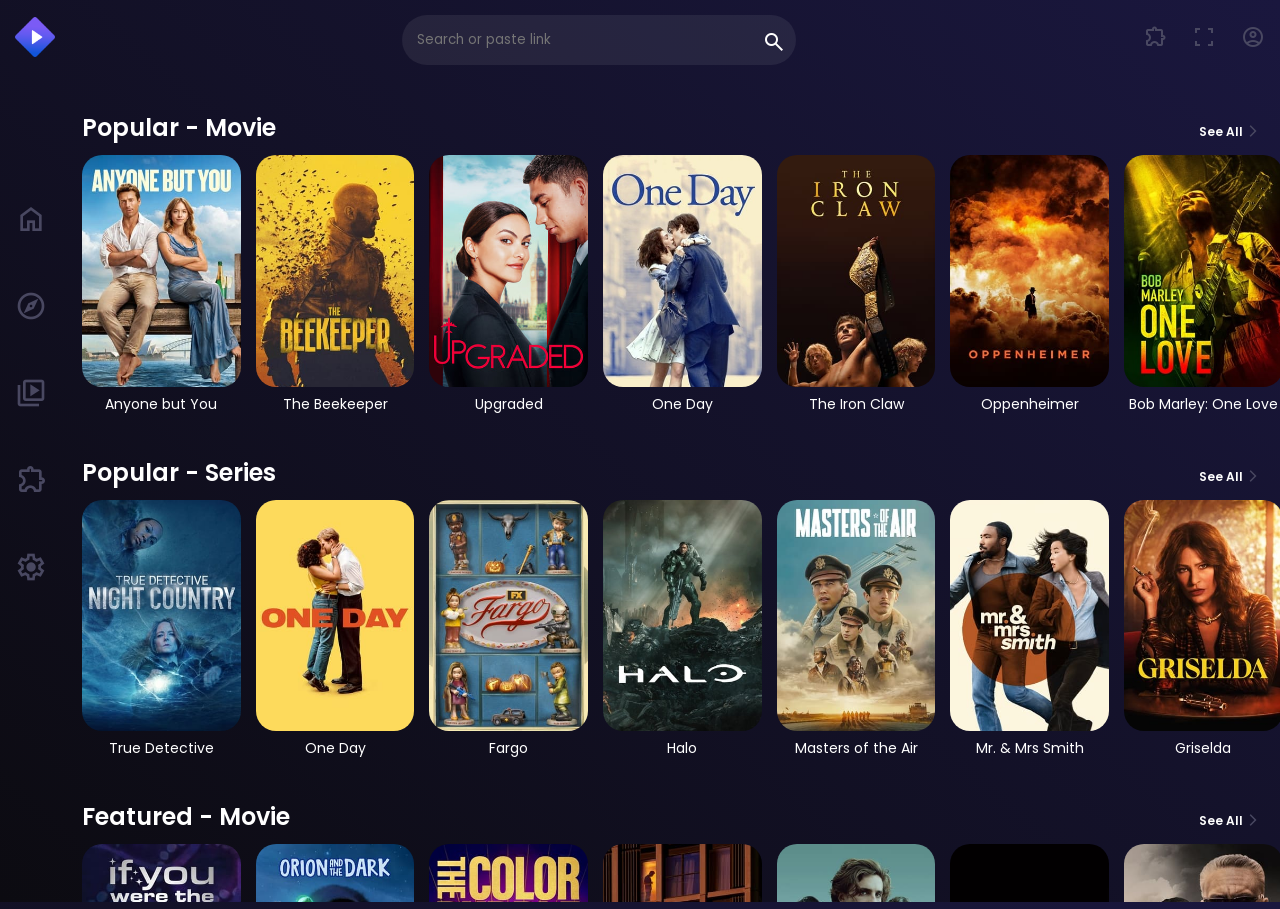
<file: old_clones/stremio-clone/index.html>
<!DOCTYPE html>
<html>

<head>
  <meta charset="UTF-8">
  <meta name="viewport" content="width=device-width, initial-scale=1.0">
  <title>Stremio - Freedom to Stream</title>
  <link rel="stylesheet" href="https://fonts.googleapis.com/css2?family=Material+Symbols+Outlined:opsz,wght,FILL,GRAD@20..48,100..700,0..1,-50..200" />
  <link rel="stylesheet" href="./css/styles.css">
  <link rel="stylesheet" href="./css/media-query.css">
  <link rel="shortcut icon" href="./img/logo.png" type="image/png">
  <style>
    body {
      background: linear-gradient(41deg, var(--background-color-1) 0%, var(--background-color-2) 100%);
    }
  </style>
</head>
<body>
  <header>
    <nav class="nav-top stick flex-container">
      <div class="logo">
        <img src="./img/logo.png" alt="stremio-logo">
      </div>
      <div class="search flex-container">
        <input type="search" class="searchbar" placeholder="Search or paste link" />
        <button class="searchbtn">
            <span class="material-symbols-outlined" style="color: white;">
              search
            </span>
        </button>
      </div>
      <div class="top-nav-items">
        <ul>
          <li>
            <a href="./pages/addons.html" target="frame">
              <span class="material-symbols-outlined">
                extension
              </span>
            </a>
          </li>
          <li>
            <span class="material-symbols-outlined">
              fullscreen
            </span>
          </li>
          <li>
            <a href="./pages/settings.html" target="frame">
            <span class="material-symbols-outlined">
              account_circle
            </span>
            </a>
          </li>
        </ul>
      </div>
    </nav>
  </header>
  <div style="display: flex;">
    <nav class="sidebar">
      <div class="sidebar-items">
        <ul>
          <li>
            <a href="./pages/home.html" class="active" target="frame">
              <span class="material-symbols-outlined">
                home
              </span>
            </a>
          </li>
          <li>
            <a href="./pages/explore.html" target="frame">
              <span class="material-symbols-outlined">
                explore
              </span>
            </a>
          </li>
          <li>
            <a href="./pages/video_library.html" target="frame">
              <span class="material-symbols-outlined">
                video_library
              </span>
            </a>
          </li>
          <li>
            <a href="./pages/addons.html" target="frame">
              <span class="material-symbols-outlined">
                extension
              </span>
            </a>
          </li>
          <li>
            <a href="./pages/settings.html" target="frame">
              <span class="material-symbols-outlined">
                settings
              </span>
            </a>
          </li>
        </ul>
      </div>
    </nav>
    <main class="content">
      <iframe src="./pages/home.html" name="frame" id="frame"></iframe>
    </main>
  </div>

</body>

</html>
</file>
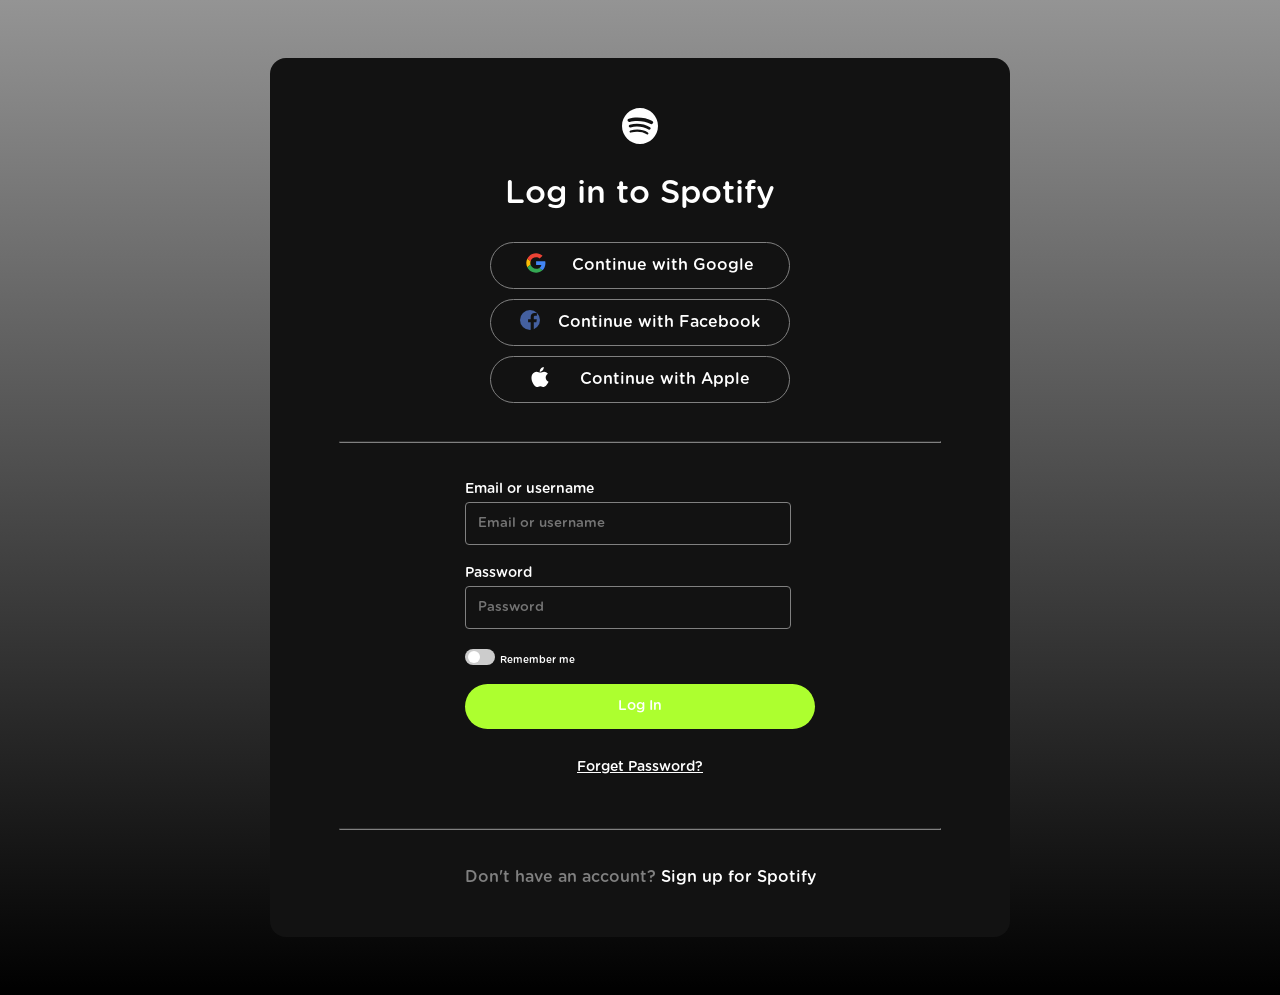
<file: old_clones/spotify-clone/login.html>
<!DOCTYPE html>
<html lang="en">

<head>
    <meta charset="UTF-8">
    <meta name="viewport" content="width=device-width, initial-scale=1.0">
    <title>Spotify</title>
    <link rel="stylesheet" href="./assets/css/style.css">
    <link rel="stylesheet" href="./assets/css/media-query.css">
    <link rel="shortcut icon" href="./assets/img/favicon.png" type="image/png">

    <style>
        *{
            color: white;
        }
    </style>

</head>

<body class="login-body">
    <div class="login-form flex-cntr flex-col">
        <div class="login-logo flex-cntr"><svg role="img" viewBox="0 0 24 24" aria-label="Spotify" aria-hidden="false"
                height="100%" data-encore-id="logoSpotify" class="Svg-sc-6c3c1v-0 fMEvxo" style="fill: white;">
                <title>Spotify</title>
                <path
                    d="M31.8234 11.0782C29.8042 10.5836 29.4444 10.2376 29.4444 9.50832C29.4444 8.8202 30.077 8.35677 31.0159 8.35677C31.9262 8.35677 32.8296 8.70885 33.7765 9.43308C33.8051 9.45515 33.8407 9.46318 33.8763 9.45816C33.8937 9.45541 33.9104 9.4491 33.9253 9.43962C33.9403 9.43013 33.9532 9.41767 33.9633 9.40299L34.9496 7.97659C34.9691 7.9483 34.9774 7.91361 34.9728 7.87941C34.9682 7.84522 34.9511 7.81402 34.9249 7.79203C33.7982 6.86416 32.5291 6.41378 31.0456 6.41378C28.8653 6.41378 27.3422 7.75591 27.3422 9.67684C27.3422 11.7372 28.6567 12.4654 30.927 13.0292C32.8592 13.4856 33.1854 13.8688 33.1854 14.5529C33.1854 15.3102 32.5262 15.7817 31.4647 15.7817C30.2855 15.7817 29.3239 15.3744 28.2485 14.4185C28.2354 14.4066 28.22 14.3975 28.2033 14.3918C28.1866 14.3861 28.169 14.3839 28.1515 14.3853C28.1339 14.3867 28.1168 14.3917 28.1012 14.4C28.0856 14.4083 28.0719 14.4197 28.0607 14.4335L26.9547 15.7837C26.9322 15.8106 26.921 15.8454 26.9234 15.8806C26.9258 15.9158 26.9416 15.9487 26.9676 15.9722C28.2199 17.1188 29.7587 17.7236 31.4192 17.7236C33.7695 17.7236 35.2877 16.4066 35.2877 14.3683C35.2877 12.645 34.2845 11.6921 31.8234 11.0782ZM42.31 13.3873C42.31 14.8418 41.4363 15.8579 40.185 15.8579C38.9496 15.8579 38.0165 14.7966 38.0165 13.3873C38.0165 11.9789 38.9486 10.9177 40.186 10.9177C41.4165 10.9177 42.31 11.9559 42.31 13.3873ZM40.6041 9.03385C39.5861 9.03385 38.7499 9.44613 38.061 10.2897V9.3408C38.0613 9.30506 38.0476 9.27066 38.023 9.2451C37.9984 9.21955 37.9648 9.20491 37.9296 9.20438H36.1209C36.1033 9.20451 36.086 9.20814 36.0699 9.21507C36.0537 9.222 36.0391 9.23208 36.0268 9.24475C36.0145 9.25742 36.0048 9.27242 35.9982 9.2889C35.9916 9.30538 35.9883 9.32302 35.9884 9.3408V19.8873C35.9884 19.9626 36.0477 20.0237 36.1209 20.0237H37.9296C37.9648 20.0232 37.9984 20.0086 38.023 19.983C38.0476 19.9575 38.0613 19.9231 38.061 19.8873V16.5581C38.7509 17.3515 39.5861 17.7387 40.6041 17.7387C42.4968 17.7387 44.4123 16.2441 44.4123 13.3873C44.4123 10.5295 42.4968 9.03385 40.6041 9.03385ZM49.3235 15.8729C48.0267 15.8729 47.0502 14.8046 47.0502 13.3873C47.0502 11.9649 47.9931 10.9317 49.2938 10.9317C50.5985 10.9317 51.5819 12.001 51.5819 13.4194C51.5819 14.8408 50.6331 15.8729 49.3235 15.8729ZM49.3235 9.03486C46.8862 9.03486 44.9766 10.9608 44.9766 13.4184C44.9766 15.8499 46.8733 17.7557 49.2938 17.7557C51.739 17.7557 53.6545 15.8368 53.6545 13.3873C53.6545 10.9468 51.7529 9.03385 49.3235 9.03385V9.03486ZM58.8592 9.20438H56.8697V7.11795C56.8699 7.10013 56.8667 7.08243 56.8601 7.06589C56.8536 7.04935 56.8439 7.0343 56.8316 7.0216C56.8192 7.00891 56.8046 6.99883 56.7884 6.99195C56.7722 6.98507 56.7548 6.98152 56.7372 6.98153H54.9285C54.8935 6.98205 54.86 6.99655 54.8354 7.02189C54.8108 7.04723 54.797 7.08137 54.797 7.11694V9.20438H53.9273C53.9098 9.20451 53.8925 9.20815 53.8764 9.21509C53.8604 9.22203 53.8458 9.23213 53.8336 9.24481C53.8213 9.25749 53.8117 9.2725 53.8052 9.28898C53.7988 9.30545 53.7956 9.32306 53.7958 9.3408V10.9357C53.7958 11.0099 53.8551 11.0711 53.9273 11.0711H54.797V15.1969C54.797 16.864 55.6055 17.7096 57.2008 17.7096C57.8491 17.7096 58.3868 17.5722 58.8948 17.2763C58.9152 17.2644 58.9322 17.2474 58.944 17.2268C58.9558 17.2061 58.962 17.1827 58.962 17.1589V15.6402C58.962 15.6171 58.9561 15.5944 58.9451 15.5743C58.934 15.5541 58.9181 15.5371 58.8988 15.5249C58.8797 15.5128 58.8578 15.5059 58.8353 15.5048C58.8128 15.5038 58.7904 15.5086 58.7703 15.5188C58.4214 15.6994 58.0853 15.7817 57.7088 15.7817C57.1286 15.7817 56.8687 15.5108 56.8687 14.906V11.0701H58.8592C58.8768 11.07 58.8941 11.0664 58.9102 11.0594C58.9264 11.0525 58.941 11.0424 58.9533 11.0298C58.9656 11.0171 58.9753 11.0021 58.9819 10.9856C58.9885 10.9691 58.9918 10.9515 58.9917 10.9337V9.33879C58.9918 9.32106 58.9885 9.30347 58.9819 9.28705C58.9753 9.27062 58.9655 9.25569 58.9532 9.2431C58.9409 9.23051 58.9263 9.22052 58.9101 9.2137C58.894 9.20689 58.8767 9.20338 58.8592 9.20338V9.20438ZM65.7926 9.21241V8.95662C65.7926 8.20229 66.0743 7.86525 66.7069 7.86525C67.0834 7.86525 67.3869 7.94249 67.7259 8.05885C67.7458 8.06532 67.7669 8.06688 67.7876 8.06339C67.8082 8.0599 67.8277 8.05146 67.8445 8.03879C67.8617 8.02619 67.8757 8.0096 67.8853 7.99041C67.8949 7.97122 67.8999 7.94998 67.8998 7.92845V6.36563C67.9001 6.33654 67.891 6.30815 67.8741 6.28466C67.8572 6.26118 67.8333 6.24384 67.8059 6.23523C67.3194 6.08322 66.8126 6.00877 66.3036 6.01455C64.6333 6.01455 63.7497 6.97952 63.7497 8.80314V9.19635H62.8809C62.8457 9.19662 62.812 9.211 62.7872 9.23637C62.7624 9.26174 62.7485 9.29603 62.7485 9.33177V10.9347C62.7485 11.0099 62.8078 11.0711 62.8809 11.0711H63.7507V17.4348C63.7507 17.51 63.809 17.5702 63.8821 17.5702H65.6908C65.763 17.5702 65.8223 17.51 65.8223 17.4348V11.0701H67.5114L70.098 17.4317C69.8044 18.1008 69.5148 18.2342 69.1214 18.2342C68.8022 18.2342 68.4671 18.1359 68.1232 17.9433C68.1073 17.9346 68.0898 17.9292 68.0718 17.9275C68.0538 17.9257 68.0357 17.9277 68.0184 17.9333C68.0012 17.9395 67.9854 17.9491 67.9719 17.9617C67.9585 17.9743 67.9478 17.9896 67.9403 18.0065L67.3276 19.3858C67.3133 19.4168 67.3112 19.4522 67.3217 19.4848C67.3321 19.5174 67.3544 19.5447 67.3839 19.5613C67.9715 19.9033 68.6389 20.0787 69.3162 20.0689C70.6504 20.0689 71.3888 19.4309 72.0401 17.7136L75.1772 9.39697C75.1851 9.37633 75.1879 9.35406 75.1855 9.33206C75.1831 9.31005 75.1755 9.28896 75.1633 9.27058C75.1514 9.25244 75.1352 9.23756 75.1162 9.22724C75.0973 9.21693 75.0761 9.21149 75.0546 9.2114H73.1718C73.1441 9.21153 73.1172 9.22039 73.0947 9.23674C73.0722 9.25309 73.0553 9.27614 73.0462 9.30268L71.1179 14.9541L69.0058 9.29867C68.9965 9.27304 68.9797 9.25092 68.9576 9.23531C68.9355 9.21971 68.9092 9.21136 68.8823 9.2114H65.7926V9.21241ZM61.7729 9.20438H59.9642C59.929 9.20491 59.8954 9.21955 59.8708 9.2451C59.8462 9.27066 59.8325 9.30506 59.8328 9.3408V17.4348C59.8328 17.51 59.8921 17.5702 59.9652 17.5702H61.7739C61.8461 17.5702 61.9054 17.51 61.9054 17.4348V9.3398C61.9054 9.30406 61.8915 9.26976 61.8666 9.2444C61.8418 9.21903 61.8082 9.20464 61.7729 9.20438ZM60.8775 5.51902C60.5318 5.52114 60.2011 5.6624 59.958 5.91179C59.7148 6.16117 59.5792 6.49829 59.5807 6.84912C59.5798 7.023 59.6127 7.19536 59.6774 7.35636C59.7421 7.51736 59.8375 7.66384 59.958 7.78745C60.0785 7.91105 60.2218 8.00936 60.3797 8.07675C60.5377 8.14414 60.7071 8.1793 60.8785 8.18022C61.2243 8.1781 61.5552 8.0367 61.7983 7.7871C62.0415 7.53749 62.177 7.20012 62.1752 6.84912C62.1752 6.11385 61.5931 5.51902 60.8775 5.51902ZM76.7951 10.0099H76.464V10.4432H76.7951C76.9602 10.4432 77.059 10.3599 77.059 10.2265C77.059 10.0851 76.9602 10.0099 76.7951 10.0099ZM77.0096 10.6278L77.3704 11.1454H77.0659L76.7427 10.6709H76.464V11.1454H76.21V9.77414H76.805C77.1154 9.77414 77.3199 9.93764 77.3199 10.2115C77.3243 10.3067 77.2956 10.4005 77.2389 10.4765C77.1822 10.5526 77.1011 10.6061 77.0096 10.6278ZM76.7279 9.31873C76.0756 9.31873 75.5824 9.85037 75.5824 10.5014C75.5824 11.1514 76.0726 11.676 76.721 11.676C77.3733 11.676 77.8675 11.1444 77.8675 10.4934C77.8675 9.84335 77.3763 9.31873 76.7279 9.31873ZM76.721 11.8064C76.5529 11.806 76.3865 11.7719 76.2315 11.706C76.0764 11.6401 75.9357 11.5437 75.8175 11.4224C75.6993 11.3012 75.6058 11.1573 75.5426 10.9993C75.4794 10.8412 75.4475 10.672 75.449 10.5014C75.449 9.78517 76.0123 9.18833 76.7279 9.18833C76.896 9.18872 77.0624 9.22285 77.2174 9.28874C77.3725 9.35464 77.5132 9.451 77.6314 9.57229C77.7496 9.69358 77.8431 9.8374 77.9063 9.99547C77.9696 10.1535 78.0014 10.3228 77.9999 10.4934C77.9999 11.2096 77.4366 11.8074 76.721 11.8074V11.8064Z M19.0985 10.6382C15.2302 8.34115 8.85004 8.13001 5.15734 9.25061C4.56443 9.4307 3.93745 9.09586 3.75774 8.50285C3.57803 7.90967 3.91237 7.283 4.50579 7.10274C8.74454 5.81575 15.7911 6.06437 20.244 8.70775C20.7776 9.02438 20.9524 9.71333 20.6363 10.2458C20.3199 10.7793 19.6303 10.9549 19.0985 10.6382ZM17.6847 14.3488C14.4602 12.3664 9.54258 11.7923 5.72724 12.9502C5.23257 13.0996 4.71006 12.8208 4.55976 12.327C4.41084 11.8322 4.68965 11.3109 5.1838 11.1605C9.54206 9.83755 14.9602 10.4784 18.6638 12.7544C19.1038 13.0254 19.2424 13.6014 18.9717 14.0407C18.7003 14.481 18.1247 14.6191 17.6847 14.3488ZM16.475 17.5571C13.657 15.8349 10.1104 15.446 5.93306 16.4002C5.53058 16.4923 5.12966 16.2401 5.03782 15.8377C4.94546 15.4352 5.19677 15.0339 5.60011 14.9421C10.1715 13.8972 14.0923 14.3469 17.2554 16.2796C17.6079 16.4949 17.7191 16.9557 17.5034 17.3084C17.2879 17.6619 16.8275 17.7727 16.475 17.5571ZM0 11.9998C0 18.6277 5.37285 24 12 24C18.6277 24 24 18.6277 24 11.9998C24 5.37264 18.6277 0 12 0C5.37285 0 0 5.37264 0 11.9998Z">
                </path>
            </svg></div>
        <div class="login-title flex-cntr">Log in to Spotify</div>
        <div class="login-social-media flex-cntr flex-col">
            <div class="google">
                <a href=""><button class="flex-cntr">
                        <div></div>
                        <div><svg width="20px" height="20px" viewBox="-0.5 0 48 48" version="1.1"
                                xmlns="http://www.w3.org/2000/svg" xmlns:xlink="http://www.w3.org/1999/xlink"
                                fill="#000000">
                                <g id="SVGRepo_bgCarrier" stroke-width="0"></g>
                                <g id="SVGRepo_tracerCarrier" stroke-linecap="round" stroke-linejoin="round"></g>
                                <g id="SVGRepo_iconCarrier">
                                    <title>Google-color</title>
                                    <desc>Created with Sketch.</desc>
                                    <defs> </defs>
                                    <g id="Icons" stroke="none" stroke-width="1" fill="none" fill-rule="evenodd">
                                        <g id="Color-" transform="translate(-401.000000, -860.000000)">
                                            <g id="Google" transform="translate(401.000000, 860.000000)">
                                                <path
                                                    d="M9.82727273,24 C9.82727273,22.4757333 10.0804318,21.0144 10.5322727,19.6437333 L2.62345455,13.6042667 C1.08206818,16.7338667 0.213636364,20.2602667 0.213636364,24 C0.213636364,27.7365333 1.081,31.2608 2.62025,34.3882667 L10.5247955,28.3370667 C10.0772273,26.9728 9.82727273,25.5168 9.82727273,24"
                                                    id="Fill-1" fill="#FBBC05"> </path>
                                                <path
                                                    d="M23.7136364,10.1333333 C27.025,10.1333333 30.0159091,11.3066667 32.3659091,13.2266667 L39.2022727,6.4 C35.0363636,2.77333333 29.6954545,0.533333333 23.7136364,0.533333333 C14.4268636,0.533333333 6.44540909,5.84426667 2.62345455,13.6042667 L10.5322727,19.6437333 C12.3545909,14.112 17.5491591,10.1333333 23.7136364,10.1333333"
                                                    id="Fill-2" fill="#EB4335"> </path>
                                                <path
                                                    d="M23.7136364,37.8666667 C17.5491591,37.8666667 12.3545909,33.888 10.5322727,28.3562667 L2.62345455,34.3946667 C6.44540909,42.1557333 14.4268636,47.4666667 23.7136364,47.4666667 C29.4455,47.4666667 34.9177955,45.4314667 39.0249545,41.6181333 L31.5177727,35.8144 C29.3995682,37.1488 26.7323182,37.8666667 23.7136364,37.8666667"
                                                    id="Fill-3" fill="#34A853"> </path>
                                                <path
                                                    d="M46.1454545,24 C46.1454545,22.6133333 45.9318182,21.12 45.6113636,19.7333333 L23.7136364,19.7333333 L23.7136364,28.8 L36.3181818,28.8 C35.6879545,31.8912 33.9724545,34.2677333 31.5177727,35.8144 L39.0249545,41.6181333 C43.3393409,37.6138667 46.1454545,31.6490667 46.1454545,24"
                                                    id="Fill-4" fill="#4285F4"> </path>
                                            </g>
                                        </g>
                                    </g>
                                </g>
                            </svg></div>
                        <div>Continue with Google</div>
                        <div></div>
                    </button></a>
            </div>
            <div class="facebook">
                <a href=""><button class="flex-cntr">
                        <div></div>
                        <div><svg style="border-radius: 100%;" width="20px" height="20px" viewBox="0 0 48 48"
                                version="1.1" xmlns="http://www.w3.org/2000/svg"
                                xmlns:xlink="http://www.w3.org/1999/xlink" fill="#000000">
                                <g id="SVGRepo_bgCarrier" stroke-width="0"></g>
                                <g id="SVGRepo_tracerCarrier" stroke-linecap="round" stroke-linejoin="round"></g>
                                <g id="SVGRepo_iconCarrier">
                                    <title>Facebook-color</title>
                                    <desc>Created with Sketch.</desc>
                                    <defs> </defs>
                                    <g id="Icons" stroke="none" stroke-width="1" fill="none" fill-rule="evenodd">
                                        <g id="Color-" transform="translate(-200.000000, -160.000000)" fill="#4460A0">
                                            <path
                                                d="M225.638355,208 L202.649232,208 C201.185673,208 200,206.813592 200,205.350603 L200,162.649211 C200,161.18585 201.185859,160 202.649232,160 L245.350955,160 C246.813955,160 248,161.18585 248,162.649211 L248,205.350603 C248,206.813778 246.813769,208 245.350955,208 L233.119305,208 L233.119305,189.411755 L239.358521,189.411755 L240.292755,182.167586 L233.119305,182.167586 L233.119305,177.542641 C233.119305,175.445287 233.701712,174.01601 236.70929,174.01601 L240.545311,174.014333 L240.545311,167.535091 C239.881886,167.446808 237.604784,167.24957 234.955552,167.24957 C229.424834,167.24957 225.638355,170.625526 225.638355,176.825209 L225.638355,182.167586 L219.383122,182.167586 L219.383122,189.411755 L225.638355,189.411755 L225.638355,208 L225.638355,208 Z"
                                                id="Facebook"> </path>
                                        </g>
                                    </g>
                                </g>
                            </svg>
                        </div>
                        <div>Continue with Facebook</div>
                        <div></div>
                    </button></a>
            </div>
            <div class="apple">

                <a href=""><button class="flex-cntr">
                        <div></div>
                        <div><svg width="20px" height="20px" viewBox="-3.5 0 48 48" version="1.1"
                                xmlns="http://www.w3.org/2000/svg" xmlns:xlink="http://www.w3.org/1999/xlink"
                                fill="#000000">
                                <g id="SVGRepo_bgCarrier" stroke-width="0"></g>
                                <g id="SVGRepo_tracerCarrier" stroke-linecap="round" stroke-linejoin="round"></g>
                                <g id="SVGRepo_iconCarrier">
                                    <title>Apple-color</title>
                                    <desc>Created with Sketch.</desc>
                                    <defs> </defs>
                                    <g id="Icons" stroke="none" stroke-width="1" fill="none" fill-rule="evenodd">
                                        <g id="Color-" transform="translate(-204.000000, -560.000000)" fill="#ffffff">
                                            <path
                                                d="M231.174735,567.792499 C232.740177,565.771699 233.926883,562.915484 233.497649,560 C230.939077,560.177808 227.948466,561.814769 226.203475,563.948463 C224.612784,565.88177 223.305444,568.757742 223.816036,571.549042 C226.613071,571.636535 229.499881,569.960061 231.174735,567.792499 L231.174735,567.792499 Z M245,595.217241 C243.880625,597.712195 243.341978,598.827022 241.899976,601.03692 C239.888467,604.121745 237.052156,607.962958 233.53412,607.991182 C230.411652,608.02505 229.606488,605.94498 225.367451,605.970382 C221.128414,605.99296 220.244696,608.030695 217.116618,607.999649 C213.601387,607.968603 210.913765,604.502761 208.902256,601.417937 C203.27452,592.79849 202.68257,582.680377 206.152914,577.298162 C208.621711,573.476705 212.515678,571.241407 216.173986,571.241407 C219.89682,571.241407 222.239372,573.296075 225.322563,573.296075 C228.313175,573.296075 230.133913,571.235762 234.440281,571.235762 C237.700215,571.235762 241.153726,573.022307 243.611302,576.10431 C235.554045,580.546683 236.85858,592.121127 245,595.217241 L245,595.217241 Z"
                                                id="Apple"> </path>
                                        </g>
                                    </g>
                                </g>
                            </svg></div>
                        <div>Continue with Apple</div>
                        <div></div>
                    </button></a>
            </div>
        </div>
        <hr />
        <div class="login-main flex-cntr">
            <form action="index.html" class="flex-cntr flex-col gap">
                <div class="login-email flex-cntr flex-col">
                    <div class="label">
                        <label for="email">Email or username</label>
                    </div>
                    <div class="login-input ">
                        <input type="text" required placeholder="Email or username" id="email" name="email" />
                    </div>
                    <div id="email-error" class="error"></div>
                </div>
                <div class="login-password flex-cntr flex-col">
                    <div class="label">
                        <label for="password">Password</label>
                    </div>
                    <div class="login-input">
                        <input type="password" required placeholder="Password" id="password" name="password" />
                    </div>
                    <div id="email-error" class="error"></div>
                </div>
                <div class="remember-me">
                    <label class="switch">
                        <input type="checkbox">
                        <span class="slider round"></span>
                    </label>
                    <label class="rmbr">Remember me</label>
                </div>
                <div class="button">
                    <input type="submit" id="login-btn" value="Log In">
                </div>

                <div class="forget-password flex-cntr">
                    <a href="#">
                        <p>Forget Password?</p>
                    </a>
                </div>
            </form>
        </div>
        <hr />
        <div class="signup flex-cntr">
            <span>Don't have an account?&nbsp;</span><a href="#"><span> Sign up for Spotify</span></a>
        </div>
    </div>


    <script src="./assets/js/script.js"></script>
</body>

</html>
</file>
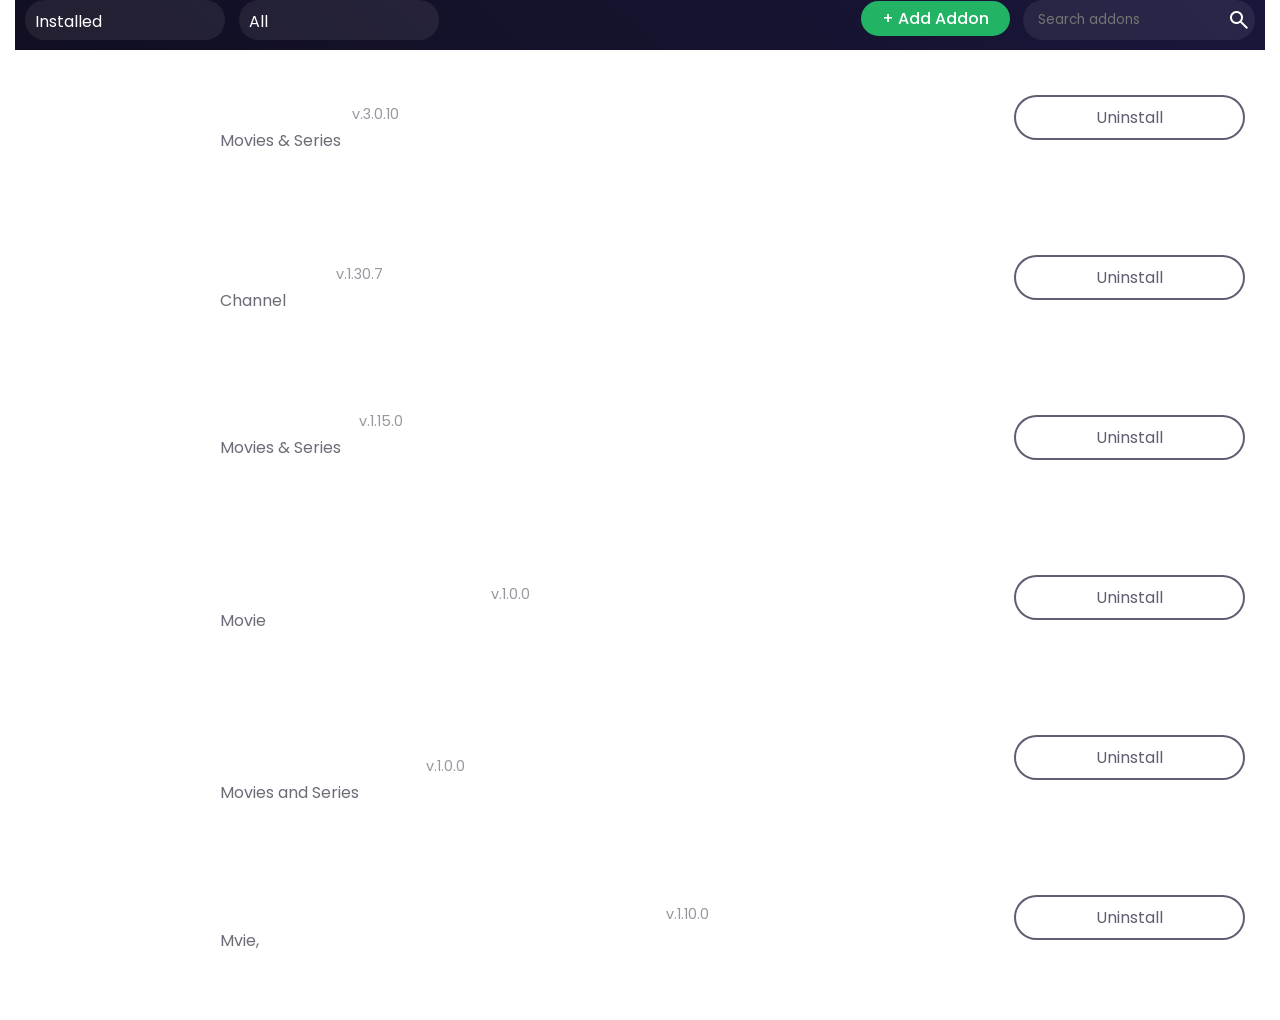
<file: old_clones/stremio-clone/pages/addons.html>
<!DOCTYPE html>
<html lang="en">

<head>
    <meta charset="UTF-8">
    <meta name="viewport" content="width=device-width, initial-scale=1.0">
    <title>Addons</title>
    <link rel="stylesheet" href="../css/styles.css">
    <link rel="stylesheet" href="../css/media-query.css">
    <link rel="stylesheet" href="https://fonts.googleapis.com/css2?family=Material+Symbols+Outlined:opsz,wght,FILL,GRAD@20..48,100..700,0..1,-50..200" />
    <style>

        * {
            margin: 0 5px;
        }
        .selectbar {
            justify-content: space-between;
        }

        .selectbar-left select {
            width: 200px;
            text-align: left;
        }

        .bg {
            background: linear-gradient(41deg, #110f21 0%, #19163b 100%);
        }

        .btn {
            padding: 0.25rem 1.25rem;
            font-size: 16px;
            text-transform: none;
            font-weight: 500;
            text-align: center;
        }
        
    </style>
</head>

<body>
    <div class="selectbar flex-container bg">
        <div class="selectbar-left">
            <select>
                <option>Official Addons</option>
                <option>Community Addons</option>
                <option selected>Installed</option>
            </select>
            <select>
                <option selected>All</option>
                <option>Movies</option>
                <option>Series</option>
                <option>Channel</option>
                <option>Others</option>
            </select>
        </div>


        <div class="selectbar-right">
            <button class="btn">+ Add Addon</button>
            <div class="search " style="display: inline-flex;">
                <input type="search" class="addonsbar searchbar" placeholder="Search addons" />
                <button class="searchbtn addonsbtn">
                    <span class="material-symbols-outlined" style="color: white;">
                        search
                    </span>
                </button>
            </div>
        </div>
    </div>

    <div class="flex-container flex-addons">

        <div class="addons-items">
            <div class="addons-left">
                <div class="svg">
                    <svg class="plugin-icon" viewBox="0 0 512 512">
                        <path
                            d="M345.0999999999999 480H274c-2.36 0.01-4.71-0.45-6.89-1.36-2.18-0.91-4.16-2.25-5.81-3.94a18.007 18.007 0 0 1-5.3-12.7v-27.7c0.03-4.26-0.82-8.48-2.5-12.4a32.303 32.303 0 0 0-7.2-10.4c-7.8-7.6-19.1-11.8-30.9-11.5-21.4 0.5-39.4 19.3-39.4 41.1v20.9c0.01 2.36-0.45 4.71-1.36 6.89-0.91 2.18-2.25 4.16-3.94 5.81a18.025 18.025 0 0 1-12.7 5.3h-70.4a55.666 55.666 0 0 1-39.36-16.26 55.637 55.637 0 0 1-16.34-39.34v-70.4a18.11 18.11 0 0 1 5.3-12.7 18.11 18.11 0 0 1 12.7-5.3h27.7c9.2 0 18.1-3.9 25.1-11 3.9-3.92 7-8.58 9.1-13.7a40.7 40.7 0 0 0 3.1-16.2c-0.3-21.2-17.7-39.1-38.1-39.1H50c-2.36 0.01-4.71-0.45-6.89-1.36-2.18-0.91-4.16-2.25-5.81-3.94a18.007 18.007 0 0 1-5.3-12.7v-70.4a55.782 55.782 0 0 1 4.2-21.3 53.887 53.887 0 0 1 12.1-18 55.709 55.709 0 0 1 39.3-16.3h55.2a8.08 8.08 0 0 0 5.7-2.3c0.74-0.75 1.33-1.64 1.72-2.62 0.4-0.98 0.6-2.02 0.58-3.08v-6.5a64.686 64.686 0 0 1 5.1-25.3 66.567 66.567 0 0 1 14.5-21.4 65.24 65.24 0 0 1 21.7-14.1c8.08-3.2 16.71-4.8 25.4-4.7 35.5 0.6 64.4 30.4 64.4 66.3v5.7a7.842 7.842 0 0 0 4.92 7.43c0.98 0.39 2.03 0.59 3.08 0.57h55.2c7.21-0.01 14.35 1.42 21 4.2a54.988 54.988 0 0 1 29.7 29.7 54.258 54.258 0 0 1 4.2 21v55.2a7.842 7.842 0 0 0 4.92 7.43c0.98 0.39 2.03 0.59 3.08 0.57h5.7c36.6 0 66.3 29 66.3 64.6 0 36.6-29.4 66.4-65.5 66.4h-6.5c-2.13-0.01-4.17 0.82-5.7 2.3-0.74 0.75-1.33 1.64-1.72 2.62-0.4 0.98-0.6 2.03-0.58 3.08v56c0.01 7.21-1.42 14.35-4.2 21a54.988 54.988 0 0 1-29.7 29.7 53.894 53.894 0 0 1-21 4.2Z"
                            style="fill: white;">
                        </path>
                    </svg>
                </div>
    
                <div class="flex-container addons-text">
                    <p class="addons-name">Cinemeta <span class="addons-version">v.3.0.10</span></p>
                    <p class="addons-category">Movies & Series</p>
                    <p class="addons-description">The official addon for movie and series catalog</p>
                </div>
            </div>

            <div class="addons-buttons flex-container">
                <button class="adn-uninstall">Uninstall</button>
                <span class="share-adn"><span class="text">Share addon</span></span>
            </div>

        </div>
 
        <div class="addons-items">
            <div class="addons-left">
                <div class="svg">
                    <svg class="plugin-icon" viewBox="0 0 512 512">
                        <path
                            d="M345.0999999999999 480H274c-2.36 0.01-4.71-0.45-6.89-1.36-2.18-0.91-4.16-2.25-5.81-3.94a18.007 18.007 0 0 1-5.3-12.7v-27.7c0.03-4.26-0.82-8.48-2.5-12.4a32.303 32.303 0 0 0-7.2-10.4c-7.8-7.6-19.1-11.8-30.9-11.5-21.4 0.5-39.4 19.3-39.4 41.1v20.9c0.01 2.36-0.45 4.71-1.36 6.89-0.91 2.18-2.25 4.16-3.94 5.81a18.025 18.025 0 0 1-12.7 5.3h-70.4a55.666 55.666 0 0 1-39.36-16.26 55.637 55.637 0 0 1-16.34-39.34v-70.4a18.11 18.11 0 0 1 5.3-12.7 18.11 18.11 0 0 1 12.7-5.3h27.7c9.2 0 18.1-3.9 25.1-11 3.9-3.92 7-8.58 9.1-13.7a40.7 40.7 0 0 0 3.1-16.2c-0.3-21.2-17.7-39.1-38.1-39.1H50c-2.36 0.01-4.71-0.45-6.89-1.36-2.18-0.91-4.16-2.25-5.81-3.94a18.007 18.007 0 0 1-5.3-12.7v-70.4a55.782 55.782 0 0 1 4.2-21.3 53.887 53.887 0 0 1 12.1-18 55.709 55.709 0 0 1 39.3-16.3h55.2a8.08 8.08 0 0 0 5.7-2.3c0.74-0.75 1.33-1.64 1.72-2.62 0.4-0.98 0.6-2.02 0.58-3.08v-6.5a64.686 64.686 0 0 1 5.1-25.3 66.567 66.567 0 0 1 14.5-21.4 65.24 65.24 0 0 1 21.7-14.1c8.08-3.2 16.71-4.8 25.4-4.7 35.5 0.6 64.4 30.4 64.4 66.3v5.7a7.842 7.842 0 0 0 4.92 7.43c0.98 0.39 2.03 0.59 3.08 0.57h55.2c7.21-0.01 14.35 1.42 21 4.2a54.988 54.988 0 0 1 29.7 29.7 54.258 54.258 0 0 1 4.2 21v55.2a7.842 7.842 0 0 0 4.92 7.43c0.98 0.39 2.03 0.59 3.08 0.57h5.7c36.6 0 66.3 29 66.3 64.6 0 36.6-29.4 66.4-65.5 66.4h-6.5c-2.13-0.01-4.17 0.82-5.7 2.3-0.74 0.75-1.33 1.64-1.72 2.62-0.4 0.98-0.6 2.03-0.58 3.08v56c0.01 7.21-1.42 14.35-4.2 21a54.988 54.988 0 0 1-29.7 29.7 53.894 53.894 0 0 1-21 4.2Z"
                            style="fill: white;">
                        </path>
                    </svg>
                </div>
    
                <div class="flex-container addons-text">
                    <p class="addons-name">YouTube <span class="addons-version">v.1.30.7</span></p>
                    <p class="addons-category">Channel</p>
                    <p class="addons-description">Watch your favourite YouTube channels ad-free and get notified when they upload new videos.</p>
                </div>
            </div>

            <div class="addons-buttons flex-container">
                <button class="adn-uninstall">Uninstall</button>
                <span class="share-adn"><span class="text">Share addon</span></span>
            </div>

        </div>

        <div class="addons-items">
            <div class="addons-left">
                <div class="svg">
                    <svg class="plugin-icon" viewBox="0 0 512 512">
                        <path
                            d="M345.0999999999999 480H274c-2.36 0.01-4.71-0.45-6.89-1.36-2.18-0.91-4.16-2.25-5.81-3.94a18.007 18.007 0 0 1-5.3-12.7v-27.7c0.03-4.26-0.82-8.48-2.5-12.4a32.303 32.303 0 0 0-7.2-10.4c-7.8-7.6-19.1-11.8-30.9-11.5-21.4 0.5-39.4 19.3-39.4 41.1v20.9c0.01 2.36-0.45 4.71-1.36 6.89-0.91 2.18-2.25 4.16-3.94 5.81a18.025 18.025 0 0 1-12.7 5.3h-70.4a55.666 55.666 0 0 1-39.36-16.26 55.637 55.637 0 0 1-16.34-39.34v-70.4a18.11 18.11 0 0 1 5.3-12.7 18.11 18.11 0 0 1 12.7-5.3h27.7c9.2 0 18.1-3.9 25.1-11 3.9-3.92 7-8.58 9.1-13.7a40.7 40.7 0 0 0 3.1-16.2c-0.3-21.2-17.7-39.1-38.1-39.1H50c-2.36 0.01-4.71-0.45-6.89-1.36-2.18-0.91-4.16-2.25-5.81-3.94a18.007 18.007 0 0 1-5.3-12.7v-70.4a55.782 55.782 0 0 1 4.2-21.3 53.887 53.887 0 0 1 12.1-18 55.709 55.709 0 0 1 39.3-16.3h55.2a8.08 8.08 0 0 0 5.7-2.3c0.74-0.75 1.33-1.64 1.72-2.62 0.4-0.98 0.6-2.02 0.58-3.08v-6.5a64.686 64.686 0 0 1 5.1-25.3 66.567 66.567 0 0 1 14.5-21.4 65.24 65.24 0 0 1 21.7-14.1c8.08-3.2 16.71-4.8 25.4-4.7 35.5 0.6 64.4 30.4 64.4 66.3v5.7a7.842 7.842 0 0 0 4.92 7.43c0.98 0.39 2.03 0.59 3.08 0.57h55.2c7.21-0.01 14.35 1.42 21 4.2a54.988 54.988 0 0 1 29.7 29.7 54.258 54.258 0 0 1 4.2 21v55.2a7.842 7.842 0 0 0 4.92 7.43c0.98 0.39 2.03 0.59 3.08 0.57h5.7c36.6 0 66.3 29 66.3 64.6 0 36.6-29.4 66.4-65.5 66.4h-6.5c-2.13-0.01-4.17 0.82-5.7 2.3-0.74 0.75-1.33 1.64-1.72 2.62-0.4 0.98-0.6 2.03-0.58 3.08v56c0.01 7.21-1.42 14.35-4.2 21a54.988 54.988 0 0 1-29.7 29.7 53.894 53.894 0 0 1-21 4.2Z"
                            style="fill: white;">
                        </path>
                    </svg>
                </div>
    
                <div class="flex-container addons-text">
                    <p class="addons-name">WatchHub <span class="addons-version">v.1.15.0</span></p>
                    <p class="addons-category">Movies & Series</p>
                    <p class="addons-description">Find where to stream your favorite movies and shows amongst Netflix, iTunes, Hulu, Amazon, HBO GO and many others. Supports many countries.</p>
                </div>
            </div>

            <div class="addons-buttons flex-container">
                <button class="adn-uninstall">Uninstall</button>
                <span class="share-adn"><span class="text">Share addon</span></span>
            </div>

        </div>

        <div class="addons-items">
            <div class="addons-left">
                <div class="svg">
                    <svg class="plugin-icon" viewBox="0 0 512 512">
                        <path
                            d="M345.0999999999999 480H274c-2.36 0.01-4.71-0.45-6.89-1.36-2.18-0.91-4.16-2.25-5.81-3.94a18.007 18.007 0 0 1-5.3-12.7v-27.7c0.03-4.26-0.82-8.48-2.5-12.4a32.303 32.303 0 0 0-7.2-10.4c-7.8-7.6-19.1-11.8-30.9-11.5-21.4 0.5-39.4 19.3-39.4 41.1v20.9c0.01 2.36-0.45 4.71-1.36 6.89-0.91 2.18-2.25 4.16-3.94 5.81a18.025 18.025 0 0 1-12.7 5.3h-70.4a55.666 55.666 0 0 1-39.36-16.26 55.637 55.637 0 0 1-16.34-39.34v-70.4a18.11 18.11 0 0 1 5.3-12.7 18.11 18.11 0 0 1 12.7-5.3h27.7c9.2 0 18.1-3.9 25.1-11 3.9-3.92 7-8.58 9.1-13.7a40.7 40.7 0 0 0 3.1-16.2c-0.3-21.2-17.7-39.1-38.1-39.1H50c-2.36 0.01-4.71-0.45-6.89-1.36-2.18-0.91-4.16-2.25-5.81-3.94a18.007 18.007 0 0 1-5.3-12.7v-70.4a55.782 55.782 0 0 1 4.2-21.3 53.887 53.887 0 0 1 12.1-18 55.709 55.709 0 0 1 39.3-16.3h55.2a8.08 8.08 0 0 0 5.7-2.3c0.74-0.75 1.33-1.64 1.72-2.62 0.4-0.98 0.6-2.02 0.58-3.08v-6.5a64.686 64.686 0 0 1 5.1-25.3 66.567 66.567 0 0 1 14.5-21.4 65.24 65.24 0 0 1 21.7-14.1c8.08-3.2 16.71-4.8 25.4-4.7 35.5 0.6 64.4 30.4 64.4 66.3v5.7a7.842 7.842 0 0 0 4.92 7.43c0.98 0.39 2.03 0.59 3.08 0.57h55.2c7.21-0.01 14.35 1.42 21 4.2a54.988 54.988 0 0 1 29.7 29.7 54.258 54.258 0 0 1 4.2 21v55.2a7.842 7.842 0 0 0 4.92 7.43c0.98 0.39 2.03 0.59 3.08 0.57h5.7c36.6 0 66.3 29 66.3 64.6 0 36.6-29.4 66.4-65.5 66.4h-6.5c-2.13-0.01-4.17 0.82-5.7 2.3-0.74 0.75-1.33 1.64-1.72 2.62-0.4 0.98-0.6 2.03-0.58 3.08v56c0.01 7.21-1.42 14.35-4.2 21a54.988 54.988 0 0 1-29.7 29.7 53.894 53.894 0 0 1-21 4.2Z"
                            style="fill: white;">
                        </path>
                    </svg>
                </div>
    
                <div class="flex-container addons-text">
                    <p class="addons-name">Public Domain Movies <span class="addons-version">v.1.0.0</span></p>
                    <p class="addons-category">Movie</p>
                    <p class="addons-description">Torrents for public domain movies. Include a collection of more than 500 public domain movies. </p>
                </div>
            </div>

            <div class="addons-buttons flex-container">
                <button class="adn-uninstall">Uninstall</button>
                <span class="share-adn"><span class="text">Share addon</span></span>
            </div>

        </div>

        <div class="addons-items">
            <div class="addons-left">
                <div class="svg">
                    <svg class="plugin-icon" viewBox="0 0 512 512">
                        <path
                            d="M345.0999999999999 480H274c-2.36 0.01-4.71-0.45-6.89-1.36-2.18-0.91-4.16-2.25-5.81-3.94a18.007 18.007 0 0 1-5.3-12.7v-27.7c0.03-4.26-0.82-8.48-2.5-12.4a32.303 32.303 0 0 0-7.2-10.4c-7.8-7.6-19.1-11.8-30.9-11.5-21.4 0.5-39.4 19.3-39.4 41.1v20.9c0.01 2.36-0.45 4.71-1.36 6.89-0.91 2.18-2.25 4.16-3.94 5.81a18.025 18.025 0 0 1-12.7 5.3h-70.4a55.666 55.666 0 0 1-39.36-16.26 55.637 55.637 0 0 1-16.34-39.34v-70.4a18.11 18.11 0 0 1 5.3-12.7 18.11 18.11 0 0 1 12.7-5.3h27.7c9.2 0 18.1-3.9 25.1-11 3.9-3.92 7-8.58 9.1-13.7a40.7 40.7 0 0 0 3.1-16.2c-0.3-21.2-17.7-39.1-38.1-39.1H50c-2.36 0.01-4.71-0.45-6.89-1.36-2.18-0.91-4.16-2.25-5.81-3.94a18.007 18.007 0 0 1-5.3-12.7v-70.4a55.782 55.782 0 0 1 4.2-21.3 53.887 53.887 0 0 1 12.1-18 55.709 55.709 0 0 1 39.3-16.3h55.2a8.08 8.08 0 0 0 5.7-2.3c0.74-0.75 1.33-1.64 1.72-2.62 0.4-0.98 0.6-2.02 0.58-3.08v-6.5a64.686 64.686 0 0 1 5.1-25.3 66.567 66.567 0 0 1 14.5-21.4 65.24 65.24 0 0 1 21.7-14.1c8.08-3.2 16.71-4.8 25.4-4.7 35.5 0.6 64.4 30.4 64.4 66.3v5.7a7.842 7.842 0 0 0 4.92 7.43c0.98 0.39 2.03 0.59 3.08 0.57h55.2c7.21-0.01 14.35 1.42 21 4.2a54.988 54.988 0 0 1 29.7 29.7 54.258 54.258 0 0 1 4.2 21v55.2a7.842 7.842 0 0 0 4.92 7.43c0.98 0.39 2.03 0.59 3.08 0.57h5.7c36.6 0 66.3 29 66.3 64.6 0 36.6-29.4 66.4-65.5 66.4h-6.5c-2.13-0.01-4.17 0.82-5.7 2.3-0.74 0.75-1.33 1.64-1.72 2.62-0.4 0.98-0.6 2.03-0.58 3.08v56c0.01 7.21-1.42 14.35-4.2 21a54.988 54.988 0 0 1-29.7 29.7 53.894 53.894 0 0 1-21 4.2Z"
                            style="fill: white;">
                        </path>
                    </svg>
                </div>
    
                <div class="flex-container addons-text">
                    <p class="addons-name">OpenSubtitles v3<span class="addons-version">v.1.0.0</span></p>
                    <p class="addons-category">Movies and Series</p>
                    <p class="addons-description"></p>
                </div>
            </div>

            <div class="addons-buttons flex-container">
                <button class="adn-uninstall">Uninstall</button>
                <span class="share-adn"><span class="text">Share addon</span></span>
            </div>
        </div>

        <div class="addons-items">
            <div class="addons-left">
                <div class="svg">
                    <svg class="plugin-icon" viewBox="0 0 512 512">
                        <path
                            d="M345.0999999999999 480H274c-2.36 0.01-4.71-0.45-6.89-1.36-2.18-0.91-4.16-2.25-5.81-3.94a18.007 18.007 0 0 1-5.3-12.7v-27.7c0.03-4.26-0.82-8.48-2.5-12.4a32.303 32.303 0 0 0-7.2-10.4c-7.8-7.6-19.1-11.8-30.9-11.5-21.4 0.5-39.4 19.3-39.4 41.1v20.9c0.01 2.36-0.45 4.71-1.36 6.89-0.91 2.18-2.25 4.16-3.94 5.81a18.025 18.025 0 0 1-12.7 5.3h-70.4a55.666 55.666 0 0 1-39.36-16.26 55.637 55.637 0 0 1-16.34-39.34v-70.4a18.11 18.11 0 0 1 5.3-12.7 18.11 18.11 0 0 1 12.7-5.3h27.7c9.2 0 18.1-3.9 25.1-11 3.9-3.92 7-8.58 9.1-13.7a40.7 40.7 0 0 0 3.1-16.2c-0.3-21.2-17.7-39.1-38.1-39.1H50c-2.36 0.01-4.71-0.45-6.89-1.36-2.18-0.91-4.16-2.25-5.81-3.94a18.007 18.007 0 0 1-5.3-12.7v-70.4a55.782 55.782 0 0 1 4.2-21.3 53.887 53.887 0 0 1 12.1-18 55.709 55.709 0 0 1 39.3-16.3h55.2a8.08 8.08 0 0 0 5.7-2.3c0.74-0.75 1.33-1.64 1.72-2.62 0.4-0.98 0.6-2.02 0.58-3.08v-6.5a64.686 64.686 0 0 1 5.1-25.3 66.567 66.567 0 0 1 14.5-21.4 65.24 65.24 0 0 1 21.7-14.1c8.08-3.2 16.71-4.8 25.4-4.7 35.5 0.6 64.4 30.4 64.4 66.3v5.7a7.842 7.842 0 0 0 4.92 7.43c0.98 0.39 2.03 0.59 3.08 0.57h55.2c7.21-0.01 14.35 1.42 21 4.2a54.988 54.988 0 0 1 29.7 29.7 54.258 54.258 0 0 1 4.2 21v55.2a7.842 7.842 0 0 0 4.92 7.43c0.98 0.39 2.03 0.59 3.08 0.57h5.7c36.6 0 66.3 29 66.3 64.6 0 36.6-29.4 66.4-65.5 66.4h-6.5c-2.13-0.01-4.17 0.82-5.7 2.3-0.74 0.75-1.33 1.64-1.72 2.62-0.4 0.98-0.6 2.03-0.58 3.08v56c0.01 7.21-1.42 14.35-4.2 21a54.988 54.988 0 0 1-29.7 29.7 53.894 53.894 0 0 1-21 4.2Z"
                            style="fill: white;">
                        </path>
                    </svg>
                </div>

                <div class="flex-container addons-text">
                    <p class="addons-name">Local Files (without catalog support) 
                    <span class="addons-version">v.1.10.0</span></p>
                    <p class="addons-category">Mvie, </p>
                    <p class="addons-description">Local add-on to find playable files: .torrent, .mp4, .mkv and .avi</p>
                </div>
            </div>

            <div class="addons-buttons flex-container">
                <button class="adn-uninstall">Uninstall</button>
                <span class="share-adn"><span class="text">Share addon</span></span>
            </div>

        </div>
    </div>
</body>

</html>
</file>
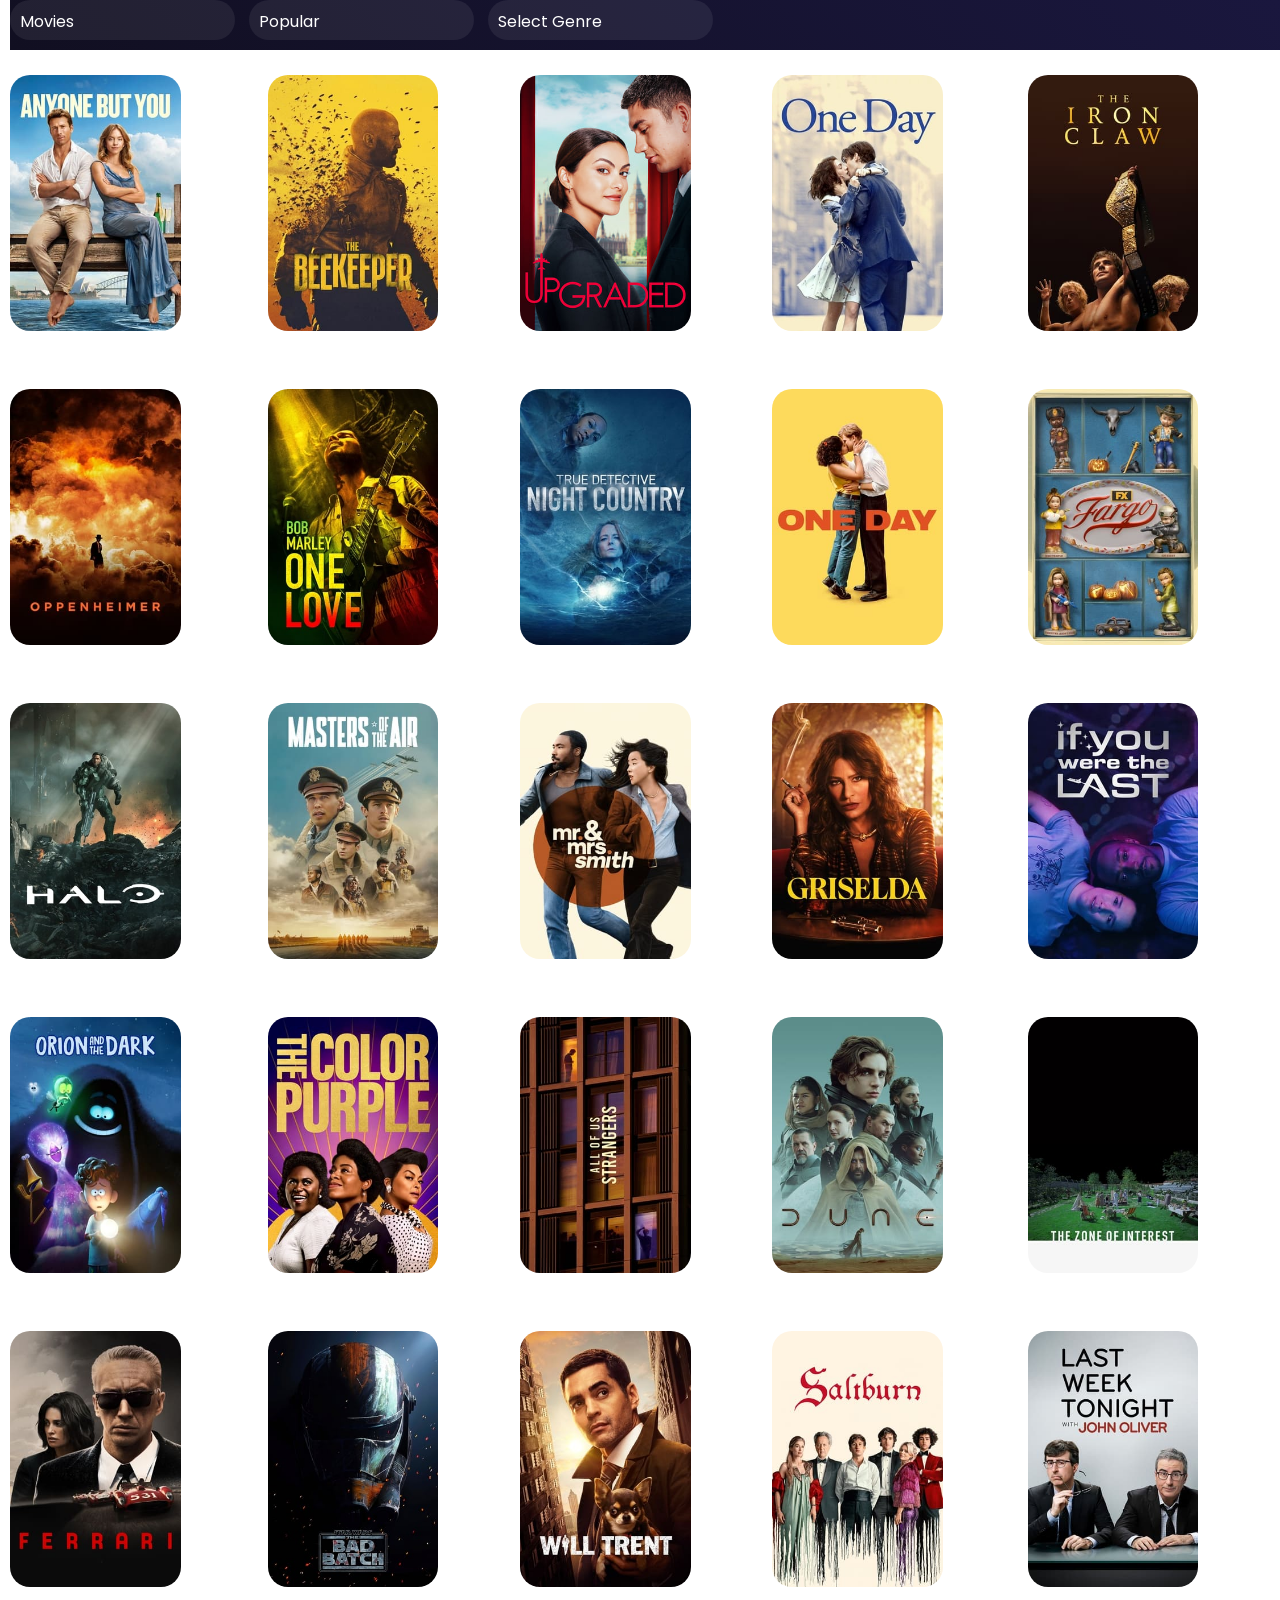
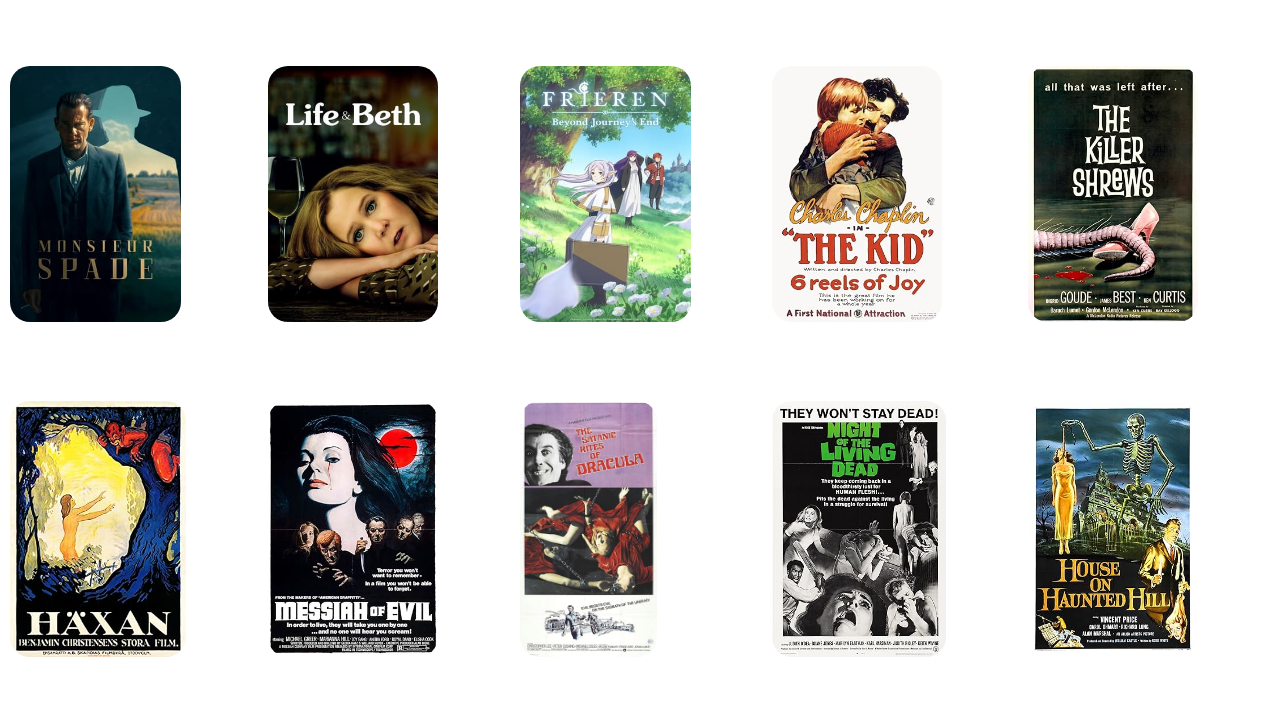
<file: old_clones/stremio-clone/pages/explore.html>
<!DOCTYPE html>
<html lang="en">

<head>
    <meta charset="UTF-8">
    <meta name="viewport" content="width=device-width, initial-scale=1.0">
    <title>Explore</title>
    <link rel="stylesheet" href="../css/styles.css">
    <link rel="stylesheet" href="../css/media-query.css">
    <style>
        * {
            scrollbar-width: none;
        }
        body {
            margin-left: 10px;
        }
    </style>
</head>

<body>
    <div class="selectbar flex-container bg">
        <select>
            <option>Movies</option>
            <option>Series</option>
            <option>Channel</option>
        </select>
        <select>
            <option>Popular</option>
            <option>New</option>
            <option>Featured</option>
            <option>Public Domain Movies</option>
        </select>
        <select>
            <option style="display: none;" selected>Select Genre</option>
            <option>None</option>
            <option>Action</option>
            <option>Adventure</option>
            <option>Comedy</option>
            <option>Crime</option>
        </select>
    </div>
        <br />
        <div class="grid-container grid-explore">
            <div class="grid-items">
                <figure>
                    <img src="../img/pm/pm1.jpg" alt="" />
                    <figcaption class="item-caption">Anyone but You</figcaption>
                </figure>
            </div>
            <div class="grid-items">
                <figure>
                    <img src="../img/pm/pm2.jpg" alt="" />
                    <figcaption class="item-caption">The Beekeeper</figcaption>
                </figure>
            </div>
            <div class="grid-items">
                <figure>
                    <img src="../img/pm/pm3.jpg" alt="" />
                    <figcaption class="item-caption">Upgraded</figcaption>
                </figure>
            </div>
            <div class="grid-items">
                <figure>
                    <img src="../img/pm/pm4.jpg" alt="" />
                    <figcaption class="item-caption">One Day</figcaption>
                </figure>
            </div>
            <div class="grid-items">
                <figure>
                    <img src="../img/pm/pm5.jpg" alt="" />
                    <figcaption class="item-caption">The Iron Claw</figcaption>
                </figure>
            </div>
            <div class="grid-items">
                <figure>
                    <img src="../img/pm/pm6.jpg" alt="" />
                    <figcaption class="item-caption">Oppenheimer</figcaption>
                </figure>
            </div>
            <div class="grid-items">
                <figure>
                    <img src="../img/pm/pm7.jpg" alt="" />
                    <figcaption class="item-caption">Bob Marley: One Love</figcaption>
                </figure>
            </div>
            <div class="grid-items">
                <figure>
                    <img src="../img/ps/ps1.jpg" alt="" />
                    <figcaption class="item-caption">True Detective</figcaption>
                </figure>
            </div>

            <div class="grid-items">
                <figure>
                    <img src="../img/ps/ps2.jpg" alt="" />
                    <figcaption class="item-caption">One Day</figcaption>
                </figure>
            </div>

            <div class="grid-items">
                <figure>
                    <img src="../img/ps/ps3.jpg" alt="" />
                    <figcaption class="item-caption">Fargo</figcaption>
                </figure>
            </div>

            <div class="grid-items">
                <figure>
                    <img src="../img/ps/ps4.jpg" alt="" />
                    <figcaption class="item-caption">Halo</figcaption>
                </figure>
            </div>

            <div class="grid-items">
                <figure>
                    <img src="../img/ps/ps5.jpg" alt="" />
                    <figcaption class="item-caption">Masters of the Air</figcaption>
                </figure>
            </div>

            <div class="grid-items">
                <figure>
                    <img src="../img/ps/ps6.jpg" alt="" />
                    <figcaption class="item-caption">Mr. & Mrs Smith</figcaption>
                </figure>
            </div>

            <div class="grid-items">
                <figure>
                    <img src="../img/ps/ps7.jpg" alt="" />
                    <figcaption class="item-caption">Griselda</figcaption>
                </figure>
            </div>

            <div class="grid-items">
                <figure>
                    <img src="../img/fm/fm1.jpg" alt="" />
                    <figcaption class="item-caption">If You were the Last</figcaption>
                </figure>
            </div>


            <div class="grid-items">
                <figure>
                    <img src="../img/fm/fm2.jpg" alt="" />
                    <figcaption class="item-caption">Orion and the Dark</figcaption>
                </figure>
            </div>

            <div class="grid-items">
                <figure>
                    <img src="../img/fm/fm3.jpg" alt="" />
                    <figcaption class="item-caption">The Color Purple</figcaption>
                </figure>
            </div>

            <div class="grid-items">
                <figure>
                    <img src="../img/fm/fm4.jpg" alt="" />
                    <figcaption class="item-caption">All of Us Strangers</figcaption>
                </figure>
            </div>

            <div class="grid-items">
                <figure>
                    <img src="../img/fm/fm5.jpg" alt="" />
                    <figcaption class="item-caption">DUNE</figcaption>
                </figure>
            </div>

            <div class="grid-items">
                <figure>
                    <img src="../img/fm/fm6.jpg" alt="" />
                    <figcaption class="item-caption">The Zone of Interest</figcaption>
                </figure>
            </div>

            <div class="grid-items">
                <figure>
                    <img src="../img/fm/fm7.jpg" alt="" />
                    <figcaption class="item-caption">Ferrari</figcaption>
                </figure>
            </div>
            <div class="grid-items">
                <figure>
                    <img src="../img/fs/fs1.jpg" alt="" />
                    <figcaption class="item-caption">Stars Wars: The Bad Batch</figcaption>
                </figure>
            </div>
            <div class="grid-items">
                <figure>
                    <img src="../img/fs/fs2.jpg" alt="" />
                    <figcaption class="item-caption">Will Trent</figcaption>
                </figure>
            </div>

            <div class="grid-items">
                <figure>
                    <img src="../img/fs/fs3.jpg" alt="" />
                    <figcaption class="item-caption">True Detective</figcaption>
                </figure>
            </div>

            <div class="grid-items">
                <figure>
                    <img src="../img/fs/fs4.jpg" alt="" />
                    <figcaption class="item-caption">Last Week Tonight with John Oliver</figcaption>
                </figure>
            </div>

            <div class="grid-items">
                <figure>
                    <img src="../img/fs/fs5.jpg" alt="" />
                    <figcaption class="item-caption">Monseiur Spade</figcaption>
                </figure>
            </div>

            <div class="grid-items">
                <figure>
                    <img src="../img/fs/fs6.jpg" alt="" />
                    <figcaption class="item-caption">Life & Beth</figcaption>
                </figure>
            </div>

            <div class="grid-items">
                <figure>
                    <img src="../img/fs/fs7.jpg" alt="" />
                    <figcaption class="item-caption">Frieren: Beyond Journey's End</figcaption>
                </figure>
            </div>
            <div class="grid-items">
                <figure>
                    <img src="../img/pdm/pd1.jpg" alt="" />
                    <figcaption class="item-caption">True Detective</figcaption>
                </figure>
            </div>
            <div class="grid-items">
                <figure>
                    <img src="../img/pdm/pd2.jpg" alt="" />
                    <figcaption class="item-caption">One Day</figcaption>
                </figure>
            </div>

            <div class="grid-items">
                <figure>
                    <img src="../img/pdm/pd3.jpg" alt="" />
                    <figcaption class="item-caption">Fargo</figcaption>
                </figure>
            </div>

            <div class="grid-items">
                <figure>
                    <img src="../img/pdm/pd4.jpg" alt="" />
                    <figcaption class="item-caption">Halo</figcaption>
                </figure>
            </div>

            <div class="grid-items">
                <figure>
                    <img src="../img/pdm/pd5.jpg" alt="" />
                    <figcaption class="item-caption">Masters of the Air</figcaption>
                </figure>
            </div>

            <div class="grid-items">
                <figure>
                    <img src="../img/pdm/pd6.jpg" alt="" />
                    <figcaption class="item-caption">Mr. & Mrs Smith</figcaption>
                </figure>
            </div>

            <div class="grid-items">
                <figure>
                    <img src="../img/pdm/pd7.jpg" alt="" />
                    <figcaption class="item-caption">Griselda</figcaption>
                </figure>
            </div>
        </div>
    </div>
</body>

</html>
</file>
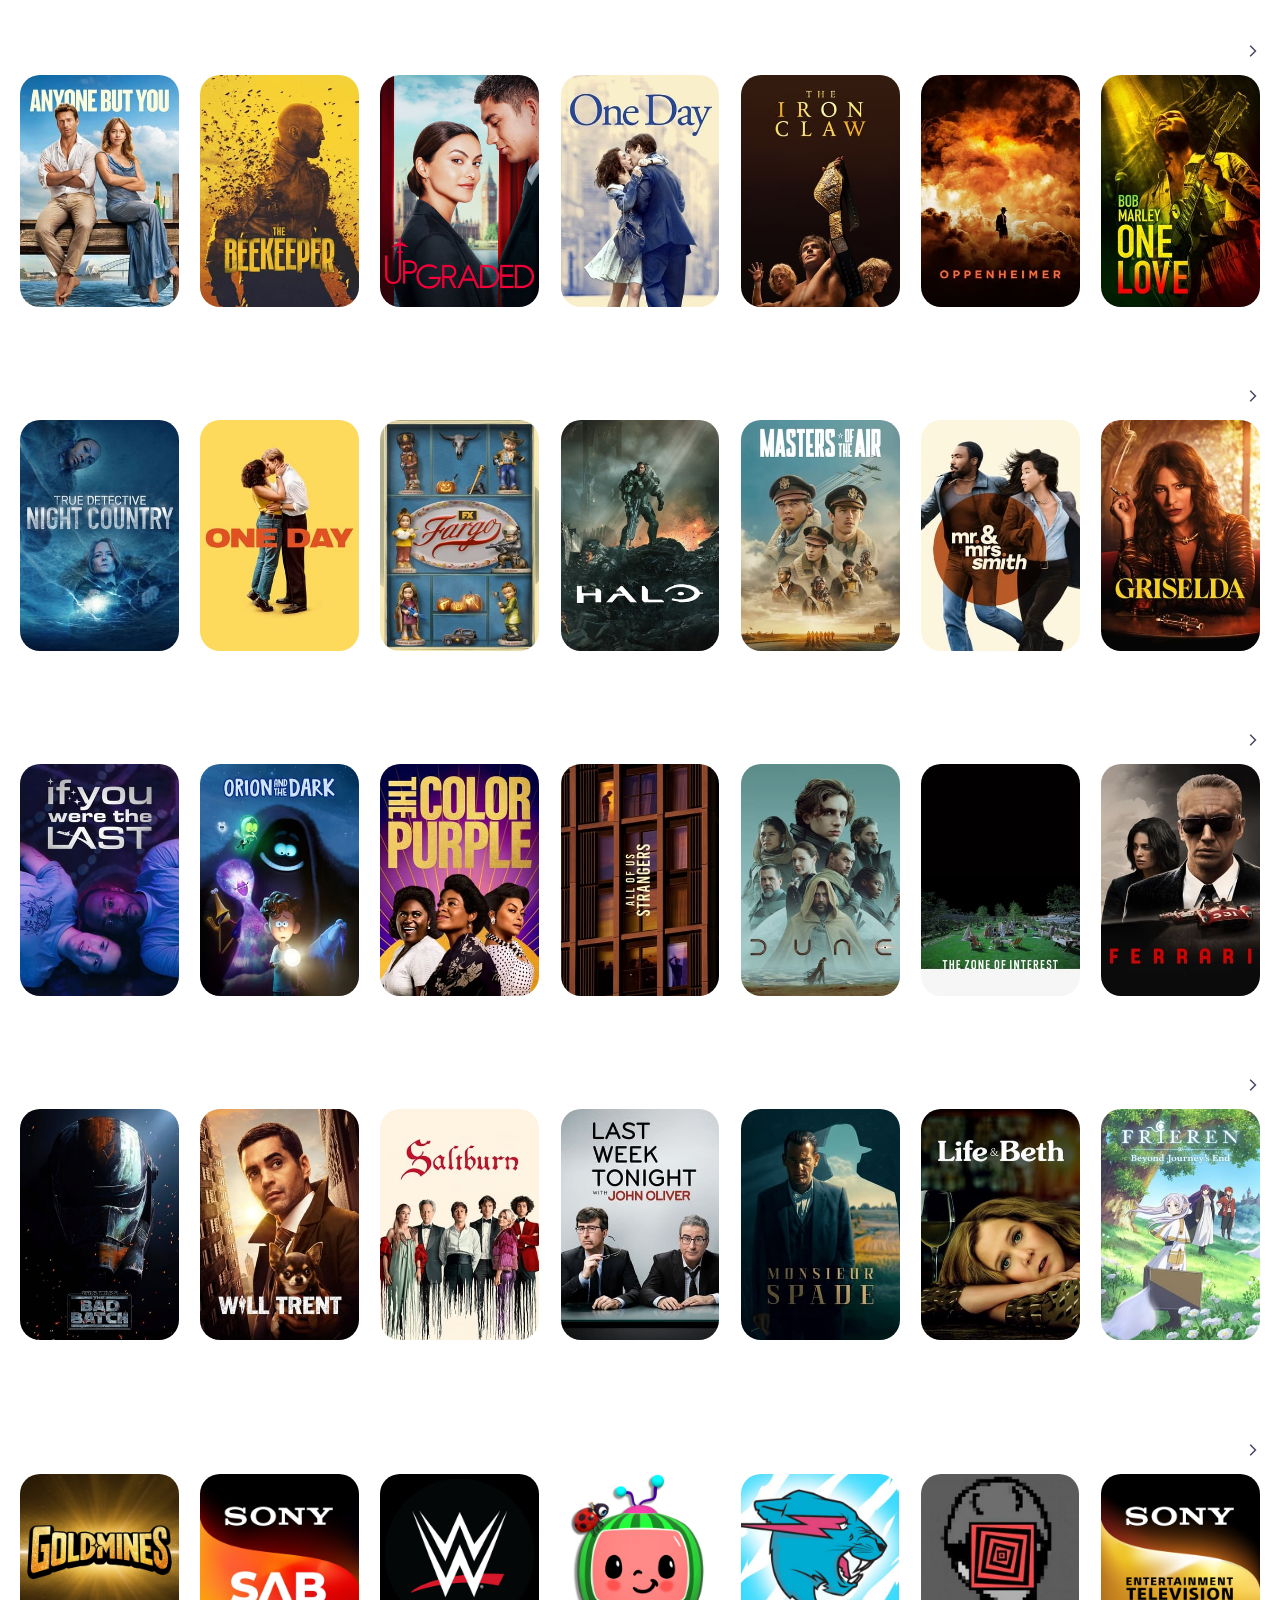
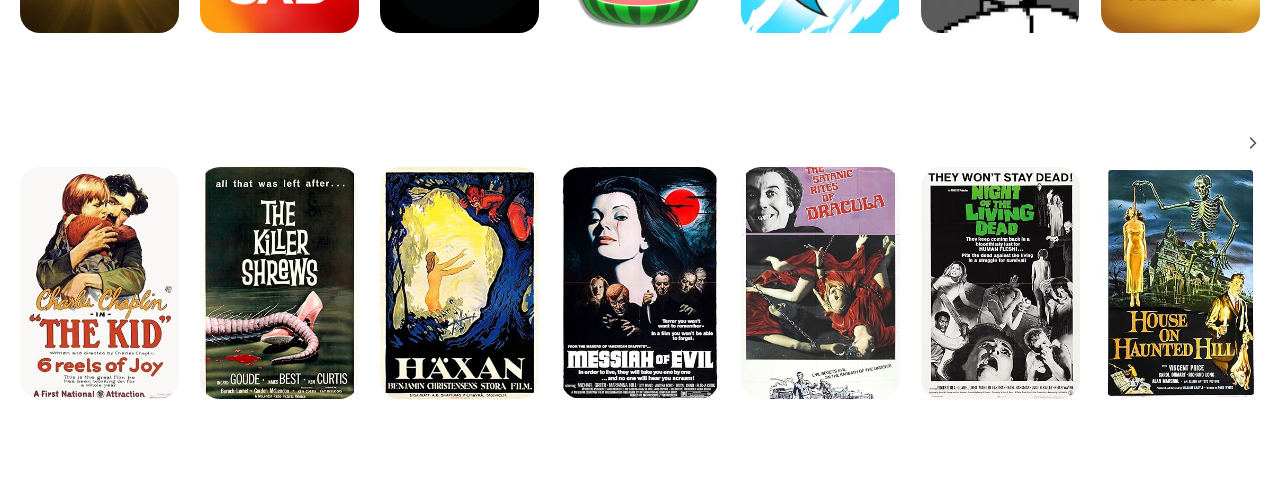
<file: old_clones/stremio-clone/pages/home.html>
<!DOCTYPE html>
<html lang="en">

<head>
    <meta charset="UTF-8">
    <meta name="viewport" content="width=device-width, initial-scale=1.0">
    <title>Home</title>
    <link rel="stylesheet" href="../css/styles.css">
    <link rel="stylesheet" href="https://fonts.googleapis.com/css2?family=Material+Symbols+Outlined:opsz,wght,FILL,GRAD@20..48,100..700,0..1,-50..200" />
    <link rel="stylesheet" href="../css/media-query.css">
    <style>
        body {
            margin: 20px;
        }

        .arrow{
            font-size: 14px;
            position: relative;
            bottom: -2px;
        }

        .see-all a:hover{
            display: inline-block;
            background-color: var(--primary-color);
            border-radius: 16px;
            padding: 1.6px;
            transition: 0.2s  ease-in;
        }


    </style>
</head>

<body>
    <div class="main">
        <div class="category">
            <div class="heading flex-container">
                <span class="title">Popular - Movie</span>
                <span class="see-all"><a href="./explore.html" target="frame"> See All <span class="material-symbols-outlined arrow">arrow_forward_ios</span></a></span>
            </div>
            <div class="flex-container flex-gap">
                <div class="flex-items">
                    <figure>
                        <img src="../img/pm/pm1.jpg" alt="" />
                        <figcaption class="item-caption">Anyone but You</figcaption>
                    </figure>
                </div>
                <div class="flex-items">
                    <figure>
                        <img src="../img/pm/pm2.jpg" alt="" />
                        <figcaption class="item-caption">The Beekeeper</figcaption>
                    </figure>
                </div>
                <div class="flex-items">
                    <figure>
                        <img src="../img/pm/pm3.jpg" alt="" />
                        <figcaption class="item-caption">Upgraded</figcaption>
                    </figure>
                </div>
                <div class="flex-items">
                    <figure>
                        <img src="../img/pm/pm4.jpg" alt="" />
                        <figcaption class="item-caption">One Day</figcaption>
                    </figure>
                </div>
                <div class="flex-items">
                    <figure>
                        <img src="../img/pm/pm5.jpg" alt="" />
                        <figcaption class="item-caption">The Iron Claw</figcaption>
                    </figure>
                </div>
                <div class="flex-items">
                    <figure>
                        <img src="../img/pm/pm6.jpg" alt="" />
                        <figcaption class="item-caption">Oppenheimer</figcaption>
                    </figure>
                </div>
                <div class="flex-items">
                    <figure>
                        <img src="../img/pm/pm7.jpg" alt="" />
                        <figcaption class="item-caption">Bob Marley: One Love</figcaption>
                    </figure>
                </div>
            </div>
        </div>

        <div class="category">
            <div class="heading flex-container">
                <span>Popular - Series</span>
                <span class="see-all"><a href="./explore.html" target="frame"> See All <span class="material-symbols-outlined arrow">arrow_forward_ios</span></a></span>
            </div>
            <div class="flex-container flex-gap">

                <div class="flex-items">
                    <figure>
                        <img src="../img/ps/ps1.jpg" alt="" />
                        <figcaption class="item-caption">True Detective</figcaption>
                    </figure>
                </div>


                <div class="flex-items">
                    <figure>
                        <img src="../img/ps/ps2.jpg" alt="" />
                        <figcaption class="item-caption">One Day</figcaption>
                    </figure>
                </div>

                <div class="flex-items">
                    <figure>
                        <img src="../img/ps/ps3.jpg" alt="" />
                        <figcaption class="item-caption">Fargo</figcaption>
                    </figure>
                </div>

                <div class="flex-items">
                    <figure>
                        <img src="../img/ps/ps4.jpg" alt="" />
                        <figcaption class="item-caption">Halo</figcaption>
                    </figure>
                </div>

                <div class="flex-items">
                    <figure>
                        <img src="../img/ps/ps5.jpg" alt="" />
                        <figcaption class="item-caption">Masters of the Air</figcaption>
                    </figure>
                </div>

                <div class="flex-items">
                    <figure>
                        <img src="../img/ps/ps6.jpg" alt="" />
                        <figcaption class="item-caption">Mr. & Mrs Smith</figcaption>
                    </figure>
                </div>

                <div class="flex-items">
                    <figure>
                        <img src="../img/ps/ps7.jpg" alt="" />
                        <figcaption class="item-caption">Griselda</figcaption>
                    </figure>
                </div>


            </div>
        </div>

        <div class="category">
            <div class="heading flex-container">
                <span>Featured - Movie</span>
                <span class="see-all"><a href="./explore.html" target="frame"> See All <span class="material-symbols-outlined arrow">arrow_forward_ios</span></a></span>

            </div>
            <div class="flex-container flex-gap">

                <div class="flex-items">
                    <figure>
                        <img src="../img/fm/fm1.jpg" alt="" />
                        <figcaption class="item-caption">If You were the Last</figcaption>
                    </figure>
                </div>


                <div class="flex-items">
                    <figure>
                        <img src="../img/fm/fm2.jpg" alt="" />
                        <figcaption class="item-caption">Orion and the Dark</figcaption>
                    </figure>
                </div>

                <div class="flex-items">
                    <figure>
                        <img src="../img/fm/fm3.jpg" alt="" />
                        <figcaption class="item-caption">The Color Purple</figcaption>
                    </figure>
                </div>

                <div class="flex-items">
                    <figure>
                        <img src="../img/fm/fm4.jpg" alt="" />
                        <figcaption class="item-caption">All of Us Strangers</figcaption>
                    </figure>
                </div>

                <div class="flex-items">
                    <figure>
                        <img src="../img/fm/fm5.jpg" alt="" />
                        <figcaption class="item-caption">DUNE</figcaption>
                    </figure>
                </div>

                <div class="flex-items">
                    <figure>
                        <img src="../img/fm/fm6.jpg" alt="" />
                        <figcaption class="item-caption">The Zone of Interest</figcaption>
                    </figure>
                </div>

                <div class="flex-items">
                    <figure>
                        <img src="../img/fm/fm7.jpg" alt="" />
                        <figcaption class="item-caption">Ferrari</figcaption>
                    </figure>
                </div>
            </div>
        </div>


        <div class="category">
            <div class="heading flex-container">
                <span>Featured - Series</span>
                <span class="see-all"><a href="./explore.html" target="frame"> See All <span class="material-symbols-outlined arrow">arrow_forward_ios</span></a></span>
            </div>
            <div class="flex-container flex-gap">
                <div class="flex-items">
                    <figure>
                        <img src="../img/fs/fs1.jpg" alt="" />
                        <figcaption class="item-caption">Stars Wars: The Bad Batch</figcaption>
                    </figure>
                </div>
                <div class="flex-items">
                    <figure>
                        <img src="../img/fs/fs2.jpg" alt="" />
                        <figcaption class="item-caption">Will Trent</figcaption>
                    </figure>
                </div>

                <div class="flex-items">
                    <figure>
                        <img src="../img/fs/fs3.jpg" alt="" />
                        <figcaption class="item-caption">True Detective</figcaption>
                    </figure>
                </div>

                <div class="flex-items">
                    <figure>
                        <img src="../img/fs/fs4.jpg" alt="" />
                        <figcaption class="item-caption">Last Week Tonight with John Oliver</figcaption>
                    </figure>
                </div>

                <div class="flex-items">
                    <figure>
                        <img src="../img/fs/fs5.jpg" alt="" />
                        <figcaption class="item-caption">Monseiur Spade</figcaption>
                    </figure>
                </div>

                <div class="flex-items">
                    <figure>
                        <img src="../img/fs/fs6.jpg" alt="" />
                        <figcaption class="item-caption">Life & Beth</figcaption>
                    </figure>
                </div>

                <div class="flex-items">
                    <figure>
                        <img src="../img/fs/fs7.jpg" alt="" />
                        <figcaption class="item-caption">Frieren: Beyond Journey's End</figcaption>
                    </figure>
                </div>
            </div>
        </div>


        <div class="category">
            <div class="heading flex-container">
                <span>YouTube Channel</span>
                <span class="see-all"><a href="./explore.html" target="frame"> See All <span class="material-symbols-outlined arrow">arrow_forward_ios</span></a></span>

            </div>
            <div class="flex-container flex-gap">
                <div class="flex-items">
                    <figure>
                        <img src="../img/yt/yt-1.jpg" alt="" class="yt"/>
                        <figcaption class="item-caption">Goldmines</figcaption>
                    </figure>
                </div>
                <div class="flex-items">
                    <figure>
                        <img src="../img/yt/yt-2.jpg" alt="" class="yt"/>
                        <figcaption class="item-caption">Sony SAB</figcaption>
                    </figure>
                </div>

                <div class="flex-items">
                    <figure>
                        <img src="../img/yt/yt-4.jpg" alt="" class="yt"/>
                        <figcaption class="item-caption">WWE</figcaption>
                    </figure>
                </div>

                <div class="flex-items">
                    <figure>
                        <img src="../img/yt/yt-5.jpg" alt="" class="yt"/>
                        <figcaption class="item-caption">Cocomelon</figcaption>
                    </figure>
                </div>

                <div class="flex-items">
                    <figure>
                        <img src="../img/yt/yt-6.jpg" alt="" class="yt"/>
                        <figcaption class="item-caption">Mr Beast</figcaption>
                    </figure>
                </div>

                <div class="flex-items">
                    <figure>
                        <img src="../img/yt/yt-7.jpg" alt="" class="yt"/>
                        <figcaption class="item-caption">PewDiePie</figcaption>
                    </figure>
                </div>

                <div class="flex-items">
                    <figure>
                        <img src="../img/yt/yt-8.jpg" alt="" class="yt"/>
                        <figcaption class="item-caption">SONY Entertainment Network</figcaption>
                    </figure>
                </div>
            </div>
        </div>
        <div class="category">
            <div class="heading flex-container">
                <span>Public Domain Movie - Movie</span>
                <span class="see-all"><a href="./explore.html" target="frame"> See All <span class="material-symbols-outlined arrow">arrow_forward_ios</span></a></span>
            </div>
            <div class="flex-container flex-gap">
                <div class="flex-items">
                    <figure>
                        <img src="../img/pdm/pd1.jpg" alt="" />
                        <figcaption class="item-caption">True Detective</figcaption>
                    </figure>
                </div>
                <div class="flex-items">
                    <figure>
                        <img src="../img/pdm/pd2.jpg" alt="" />
                        <figcaption class="item-caption">One Day</figcaption>
                    </figure>
                </div>

                <div class="flex-items">
                    <figure>
                        <img src="../img/pdm/pd3.jpg" alt="" />
                        <figcaption class="item-caption">Fargo</figcaption>
                    </figure>
                </div>

                <div class="flex-items">
                    <figure>
                        <img src="../img/pdm/pd4.jpg" alt="" />
                        <figcaption class="item-caption">Halo</figcaption>
                    </figure>
                </div>

                <div class="flex-items">
                    <figure>
                        <img src="../img/pdm/pd5.jpg" alt="" />
                        <figcaption class="item-caption">Masters of the Air</figcaption>
                    </figure>
                </div>

                <div class="flex-items">
                    <figure>
                        <img src="../img/pdm/pd6.jpg" alt="" />
                        <figcaption class="item-caption">Mr. & Mrs Smith</figcaption>
                    </figure>
                </div>

                <div class="flex-items">
                    <figure>
                        <img src="../img/pdm/pd7.jpg" alt=""/>
                        <figcaption class="item-caption">Griselda</figcaption>
                    </figure>
                </div>
            </div>
        </div>
    </div>

</body>

</html>
</file>
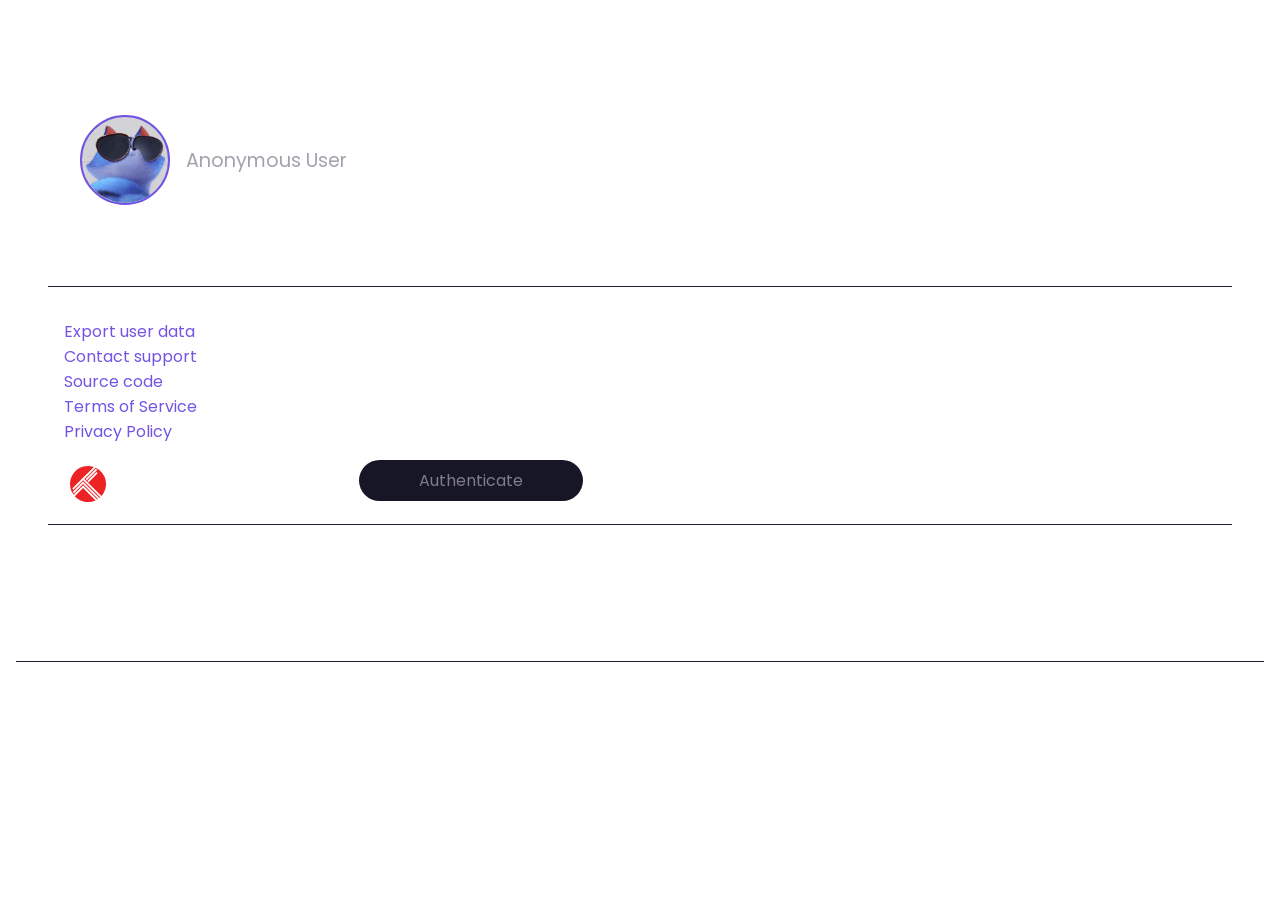
<file: old_clones/stremio-clone/pages/settings.html>
<!DOCTYPE html>
<html lang="en">

<head>
    <meta charset="UTF-8">
    <meta name="viewport" content="width=device-width, initial-scale=1.0">
    <title>Settings</title>
    <link rel="stylesheet" href="../css/styles.css">
    <link rel="stylesheet" href="../css/media-query.css">
    <style>
        section {
            margin: 16px;
            border-bottom: 1px solid #1e1c2e;
            padding: 16px;
        }

        .end{
            border-bottom: none;
        }

    </style>
</head>

<body>
    <section id="general">
        <div class="section-heading">General</div>
        <section>
            <div class="settings-upper">
                <div class="pfp">
                    <img src="../img/anonymous.png" alt="Profile Picture" id="profilepic" />
                    <span id="username">Anonymous User</span>
                </div>
                <div class="login-btn">
                    <button class="lgn-btn">Login / Sign up</button>
                </div>

            </div>
        </section>
        <div class="settings-lower">
            <section>
                <ul>
                    <li>
                        <a href="#">Export user data</a>
                    </li>
                    <li>
                        <a href="#">Contact support</a>
                    </li>
                    <li>
                        <a href="https://github.com/shreyanparajuli/college-project-stremio" target="_parent">Source
                            code</a>
                    </li>
                    <li>
                        <a href="#">Terms of Service</a>
                    </li>
                    <li>
                        <a href="#">Privacy Policy</a>
                    </li>
                </ul>
                <div class="flex-container trakt">
                    <div class="trakt-logo flex-container">
                        <svg class="trakt-icon" viewBox="0 0 512 512"><path d="M114.80000000000018 386.4a192.611 192.611 0 0 0 103.68 58.236A192.632 192.632 0 0 0 336.5999999999999 430.9l-133.3-133-88.5 88.5Z" style="fill: currentcolor;"></path><path d="M202.5999999999999 217.4l-101 100.7-13.5-13.5 106.3-106.3 124.1-124.1a192.386 192.386 0 0 0-120.28-1.239 192.399 192.399 0 0 0-97.5 70.438 192.331 192.331 0 0 0-36.61 114.576A192.334 192.334 0 0 0 102.69999999999982 371.9l100.7-100.7 6.9 6.6L354.5 422a57.527 57.527 0 0 0 8.2-5.3l-159.4-159.4-96.7 96.7-13.5-13.5 110.2-110.2 6.9 6.6 168.3 168c2.6-2 4.9-4.3 7.3-6.3l-181.5-181.5-1.7 0.3Z" style="fill: currentcolor;"></path><path d="M399.3000000000002 385.1a192.118 192.118 0 0 0 42.69-78.033 192.097 192.097 0 0 0 2.98-88.898 192.23 192.23 0 0 0-37.36-80.72A192.195 192.195 0 0 0 337.9000000000001 82.2L216.80000000000018 203l182.5 182.1Zm-136-147.2l-13.5-13.5 95.4-95.4 13.5 13.5-95.4 95.4Zm90.5-131l-109.9 109.9-13.5-13.5 109.9-109.9 13.5 13.5Z" style="fill: currentcolor;"></path></svg>
                        <span class="trakt-text">Trakt Scrobbling</span>
                    </div>
                    <div class="authenticate">
                        <button class="lgn-btn ath-btn" disabled>Authenticate</button>
                    </div>
                </div>
            </section>
        </div>
        <section class="end">
            <div class="ui-lang flex-container">
                <div class="ui-text">UI Language</div>
                <div class="ui-select">
                    <select class="selectbtn">
                        <option>English</option>
                        <option>Nepali</option>
                        <option>Hindi</option>
                        <option>Spanish</option>
                        <option>Bengali</option>
                    </select>
                </div>
            </div>
        </section>
    </section>
</body>

</html>
</file>
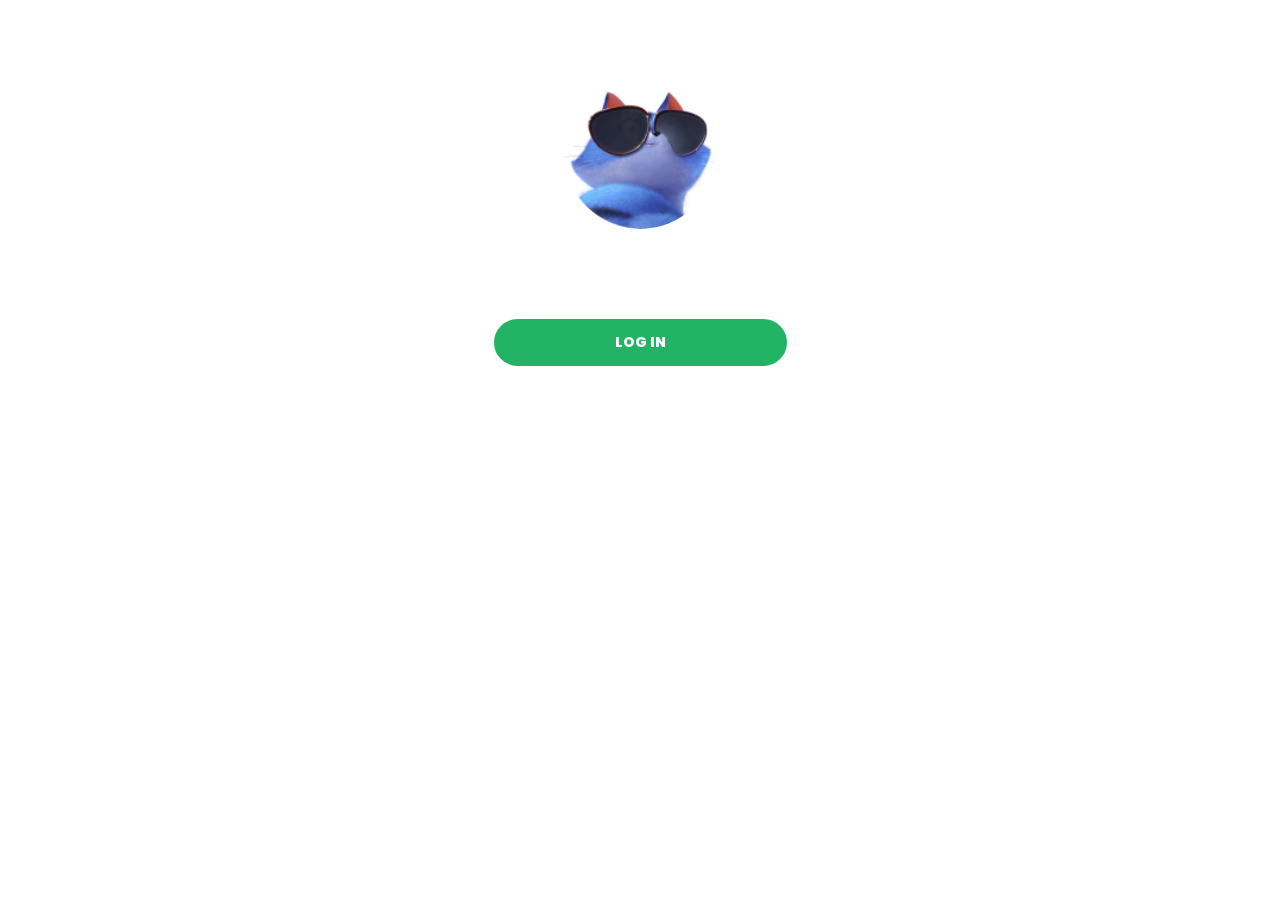
<file: old_clones/stremio-clone/pages/video_library.html>
<!DOCTYPE html>
<html lang="en">
<head>
    <meta charset="UTF-8">
    <meta name="viewport" content="width=device-width, initial-scale=1.0">
    <title>Video Library</title>
    <link rel="stylesheet" href="../css/styles.css">
    <link rel="stylesheet" href="../css/media-query.css">
    
</head>
<body>
    <div class="full-width">
        <div class="library-items">
            <img src="../img/anonymous.png" alt="Anonymous User"/>
            <p id="library-text">Library is only available for logged in users!</p>
            <button class="btn">Log In</button>
        </div>
    </div>
</body>
</html>
</file>
<file: old_clones/stremio-clone/css/styles.css>
@import url('https://fonts.googleapis.com/css2?family=Poppins:ital,wght@0,100;0,200;0,300;0,400;0,500;0,600;0,700;0,800;0,900;1,100;1,200;1,300;1,400;1,500;1,600;1,700;1,800;1,900&display=swap');

/* universal */

*{
    margin: 0;
    padding: 0;
    box-sizing: border-box;
    font-family: "Poppins", sans-serif;
    scrollbar-width: none;
    user-select: none;
}

/* variables */

:root{
    --primary-color: rgba(255,255,255,0.07);
    --background-color-1: #0c0b11;
    --background-color-2: #1a173e;
    --symbols-color: #494861;
}

/* google icons */

.material-symbols-outlined {
    font-variation-settings:
    'FILL' 0,
    'wght' 400,
    'GRAD' 0,
    'opsz' 24;
    color: var(--symbols-color);
    cursor: pointer;
}
.material-symbols-outlined:hover{
    color: white;
    transition: color 0.1s ease-in;
}

/* nav bar */

.flex-container{
    display: flex;
}

.nav-top{
    justify-content: space-between;
    padding: 15px;
    align-items: center;

}

.search .searchbar{
    width: 350px;
    padding: 15px;
    background-color: transparent;
    border: none;
    background-color:var(--primary-color);
    border-top-left-radius: 150px;
    border-bottom-left-radius: 150px;
    color: white;
}

.searchbar:focus{
    outline: none;
}

.searchbtn {
    background-color: var(--primary-color);
    border: none;
    border-top-right-radius: 150px;
    border-bottom-right-radius: 150px;
    padding: 10px;

}

.searchbtn .material-symbols-outlined{
    position: relative;
    top: 15%;
    bottom: 10%;
}

.nav-top{
    align-items: center;
    display: flex;
}

.nav-top img{
    height: 40px;
    width: 40px;
}


.top-nav-items ul{
    list-style-type: none;
    flex-direction: row;
    display: flex;
    gap: 25px;
}

/*sidebar*/

.sidebar{
    width: 65px;
    display: flex;
    height: calc(100vh - 78px);
    justify-content: center;
}

.sidebar-items ul{
    list-style: none;
    display: flex;
    flex-direction: column;
    gap:48px;
    position: relative;
    top: 15%;
    bottom: 75%;
}

.sidebar-items ul li a .material-symbols-outlined{
    width: 32px;
    height: 32px;
    font-size: 32px;
}

/* main body */

.content{
    width: 100%;
}

iframe{
    width: 100%;
    height: 100%;
    border: none;
}

.active{
    color: blue;
}



/* home */

div.heading{
    color: white;
    font-size: 24px;
    justify-content: space-between;
    padding: 10px 0px;
    font-weight: 600;
}

.heading a{
    text-decoration: none;
    color: white;
    font-size: 12px;
}


.item-caption{
    color: white;
    font-size: 14px;
    text-align: center;
    font-weight: 400;
    margin-bottom: 30px;
    max-width: 159px;
}

.flex-gap{
    justify-content: space-between;
    gap: 15px;
}


.grid-items figure img, .flex-items figure img{
    width: 158.69px;
    height: 231.612px;
    border-radius: 20px;
    object-fit:  cover;
}

.flex-items figure img.yt{
    width: 158.69px;
    height: 158.69px;
    background-color: transparent;
}


.flex-items figure:hover img:hover, .grid-items figure:hover img:hover{
    outline: 4px solid white;
    outline-offset: -4px;
    overflow:hidden;
    object-fit: cover;
    object-position: center;  
    overflow: hidden;
    transition: transform 0.1s ease-in;
}


/* explore */

.selectbar{
    gap: 14px;
    position: sticky;
    top: 0;
    height: 50px;
}

.selectbar select , .selectbtn{
    background-color: var(--primary-color);
    border: none;
    border-radius: 50px;
    height: 40px;
    padding: 10px;
    width: 225px;
    color: white;
    font-size: 16px;
    appearance: none;
}

.grid-container{
    display: grid;    
}

.grid-explore{
    grid-template-columns: auto auto auto auto auto;
}

.grid-items figure img{
    width: auto;
    height: 256px;
}

.bg{
    background: linear-gradient(41deg, #110f21 0%, var(--background-color-2) 100%);
}

/* video library */

.library-items{
    align-self: center;
    text-align: center;
    transform: translateY(25%);
    font-size: 175%;
    color: white;

}
.library-items img{
    width: 10rem;
    border: 4px solid white;
    border-radius: 100%;
}

.library-items #library-text{
    margin: auto;
    padding: 15px;
}

.btn{
    color: white;
    background-color: #22b365;
    border: none;
    padding: 0.75rem 7.5rem;
    text-transform: uppercase;
    font-weight: 800;
    font-size: 50%;
    border-radius: 100px;
    outline: 2px solid #22b365;
    outline-offset: -1px;
}

.btn:hover{
    background-color: transparent;
}

/* addons */

.search .addonsbar{
    margin: 0;
    width: 200px;
    height: 40px;
}

.search .addonsbtn {
    margin: 0;
    padding: 4px;
}

.search .addonsbtn .material-symbols-outlined{
    margin: 0;
    top: 10%;
    bottom: 10%;
}

.flex-addons{
    gap: 10px;
    flex-direction: column;
    margin: 10px;
}

.addons-left{
    display: flex;
    gap: 10px;
}


.flex-container .addons-items{
    background-color: var(--primary-color);
    gap: 5px;
    display: flex;
    flex-direction: row;
    justify-content: space-between;
    border-radius: 10px;
    width: 100%;
}

.svg .plugin-icon {
    max-width: 150px;
    min-width: 150px;
	display: block;
	height: 100%;
    padding: 30px;
	width: 100%;
}

.addons-text{
    flex-direction: column;
    justify-content: center;
    color: white;
}

.addons-text .addons-name{
    font-size: 24px;
}

.addons-text .addons-version{
    color: #9897a0;
    font-size: 0.6em;
}

.addons-text .addons-category{
    font-size: 16px;
    color: #6c6b77;
}

.addons-buttons{
    flex-direction: column;
    justify-content: center;
    margin: 15px;
}

.addons-buttons .adn-uninstall{
    background-color: transparent;
    border: 2px solid #5f5e73;
    padding: 0.5em 5em;
    color: #5f5e73;
    border-radius: 100px;
    font-size: 16px;
}

.addons-buttons .adn-uninstall:hover{
    border-color: white;
    color: white;
}

.addons-buttons .share-adn{
    color: white;
    text-align: center;
    padding: 5px;
}

.addons-buttons .share-adn:hover{
    text-decoration: underline;
    cursor: pointer;
}

/* settings */

.pfp{
    display: flex;
    align-items: center;
    gap: 16px;
    padding: 16px;
}

.pfp #profilepic{
    width: 90px;
    background-color: #d3d2d6;
    border: 2px solid #7053e0;
    border-radius: 100px;
}

.pfp #username{
    font-size: larger;
    color: #a4a3ac;
    cursor:  default;
}

.lgn-btn{
    background-color: var(--primary-color);
    border: none;
    border-radius: 100px;
    padding: 0.75rem 10rem;
    color: white;
    font-size: 1rem;
    cursor: pointer;
}

.login-btn .lgn-btn:hover{
    background-color: transparent;
    outline: 2px solid white;
    outline-offset: -2px;
}

#general .settings-lower section ul li{
    list-style-type: none;
    font-size: 16px;
}

#general .settings-lower section ul li a{
    color: #7255e4;
    text-decoration: none;
}

.section-heading{
    font-size: 24px;
    color: white;
    font-weight: 500;
    margin-left: 5%;
}

.trakt, .ui-lang{
    justify-content: flex-start;
    gap: 10%;
    padding-top: 16px;
}

.trakt-icon{
        color: #ed2224;
        height: 3rem;
        width: 3rem;
}

.trakt-logo{
    align-items: center;
    color: white;
}

.ui-text{
    align-self  : center;
    color: white;
}

.ath-btn{
    background-color: #171627;
    color: #7e7d88;
    padding: 0.5rem 3.75rem;
    cursor: default;
}
</file>
<file: old_clones/stremio-clone/css/media-query.css>
@media screen and (max-width: 660px) {
    .search{
        display: none;
    }
    .sidebar-items ul li a .material-symbols-outlined{
        width: 24px;
        height: 24px;
        font-size: 24px;
    }

    .grid-explore{
        grid-template-columns: auto;
    }

}

@media screen and (max-width: 1080px){

    .grid-explore{
        grid-template-columns: auto auto auto;
    }
}
</file>
<file: old_clones/spotify-clone/assets/css/style.css>
@import url("https://fonts.googleapis.com/css2?family=Varela+Round&display=swap");

@font-face {
    font-family: "Gotham Bold";
    src: url("../fonts/Gotham-Rounded-Bold.ttf") format("truetype");
}

@font-face {
    font-family: "Gotham Book";
    src: url("../fonts/Gotham-Rounded-Book_.ttf") format("truetype");
}

@font-face {
    font-family: "Gotham Light";
    src: url("../fonts/Gotham-Rounded-Light.ttf") format("truetype");
}

@font-face {
    font-family: "Gotham Medium";
    src: url("../fonts/Gotham-Rounded-Medium.ttf") format("truetype");
}

body {
    background-color: black;
    overflow: hidden;
    outline: none;
}

:root {
    --btnsize: (100vw - 400px);
}

* {
    font-family: "Gotham Medium", "Varela Round", sans-serif;
    scrollbar-width: none;
    -ms-overflow-style: none;
}

a {
    text-decoration: none;
    color: white;
}

.flex-cntr {
    display: flex;
}

.align-center {
    align-items: center;
}

.flex-row {
    flex-direction: row;
}

.flex-col {
    flex-direction: column;
}

.gap {
    gap: 16px;
}

.sidebar {
    width: 300px;
    height: 100vh;
    color: white;
}

.sidebar > svg {
    color: white;
}

.sidebar > div {
    padding: 8%;
    border-radius: 10px;
}

.sidebar-options div a {
    position: relative;
    top: 5px;
    left: 10px;
}

.main-content {
    width: calc(99.5vw);
}

.sidebar-options,
.playlists,
.main-content {
    margin: 8px;
    padding: 10px;
}

.item-bg {
    background-color: #121212;
}

.sidebar-options > .gap {
    gap: 5px;
}

.playlist-header {
    justify-content: space-between;
    align-items: center;
}

.header-create-button a {
    padding: 1px 6px;
    border-radius: 100%;
    color: white;
    font-size: 24px;
}

.tiles a:hover {
    background-color: rgba(255, 255, 255, 0.2);
}

.header-create-button a:hover {
    background-color: rgba(255, 255, 255, 0.2);
}

.tile-img img,
.playlist-btn img {
    width: 48px;
    height: 48px;
    border-radius: 4px;
}

.tile-about {
    justify-content: center;
}

.tile-title,
.tile-type {
    font-family: "Gotham Book", "Varela Round", sans-serif;
}

.tile-title {
    font-size: 12px;
}

.tile-type {
    font-size: 10px;
}

.tile-gap {
    gap: 4px;
}

.playlists-tiles > a:hover {
    background-color: rgba(255, 255, 255, 0.1);
}

.playlists-tiles {
    height: 300px;
    max-height: 350px;
    overflow-y: scroll;
    border-radius: 8px;
}

.main-content {
    border-radius: 10px;
    height: 80vh;
    overflow-y: scroll;
}

.grid-cntr {
    display: grid;
}

.playlist-buttons {
    color: white;
    grid-template-columns:
        calc(var(--btnsize) / 4) calc(var(--btnsize) / 4)
        calc(var(--btnsize) / 4) calc(var(--btnsize) / 4);
    grid-gap: 10px;
}

.playlist-btn {
    background-color: rgba(255, 255, 255, 0.2);
    border-radius: 4px;
    align-items: center;
    gap: 10px;
}

.main-buttons-container {
    padding: 12px;
}

.main-buttons {
    align-items: center;
}

.nav-btn a button {
    background-color: rgba(255, 255, 255, 0.2);
    width: 32px;
    height: 32px;
    border-radius: 50px;
    border: none;
}

.nav-btn button:hover {
    cursor: not-allowed;
}

.install-app-btn button {
    color: white;
    background-color: black;
}

.explore-premium button,
.install-app-btn button {
    padding: 10px;
    border-radius: 50px;
    font-size: 10px;
    border: none;
    font-weight: 800;
}

.explore-premium button:hover,
.install-app-btn button:hover,
.notification-btn button:hover {
    font-size: 11px;
    border: 1px solid gray;
}

.main-buttons-container {
    justify-content: space-between;
}

.notification-btn button {
    background-color: black;
    border: none;
    padding: 8px;
    border-radius: 100%;
}

.profile-btn img {
    height: 28px;
    width: 28px;
    object-fit: cover;
    border: 3px solid black;
    border-radius: 100%;
}

.sections .section-title {
    font-size: 28px;
    color: white;
}

.sections .section-see-more {
    font-size: 12px;
    color: gray;
}

.sections .section-title a:hover,
.sections .section-see-more a:hover {
    text-decoration: underline;
}

.section-header {
    justify-content: space-between;
}

.section-items,
.section-items-pl {
    justify-content: space-between;
    color: white;
    flex-wrap: wrap;
    overflow: hidden;
}

.section-items div img,
.section-items-pl div img {
    width: 150px;
    height: 150px;
    object-fit: cover;
    margin-bottom: 16px;
    border-radius: 10px;
}

.section-items div img {
    border-radius: 100%;
}

.section-tile-title {
    font-size: 15px;
    font-weight: 300;
}

.section-tile-tag,
.section-subtitle {
    font-size: 12px;
    color: grey;
}

.section-subtitle {
    font-size: 14px;
}

.searchbar input[type="search"] {
    padding: 15px 10px;
    width: 300px;
    background-color: rgba(255, 255, 255, 0.2);
    color: white;
    border: none;
    border-radius: 100px;
}

.searchbar input[type="search"]:hover {
    outline: 1px solid rgba(255, 255, 255, 0.5);
    background-color: rgba(255, 255, 255, 0.25);
    outline-offset: -1px;
}

.searchbar input[type="search"]:focus {
    outline: 2px solid white;
}

.browse-all {
    grid-template-columns: auto auto auto auto;
    grid-gap: 10px;
}

.browse {
    padding: 14px;
    color: white;
    font-size: 20px;
    height: 110px;
    border-radius: 10px;
}

.footer {
    justify-content: space-between;
    color: white;
}

.social-media-links {
    justify-content: center;
}

.social-media-icons a svg {
    border-radius: 100px;
    padding: 10px;
    background-color: black;
}

.social-media-icons a svg:hover {
    background-color: rgb(36, 34, 34);
}

.foot-section-options {
    font-size: 14px;
    gap: 7px;
}

.foot-section-options div a {
    color: gray;
}

.foot-section-options div a:hover {
    text-decoration: underline;
    color: white;
}

.notis {
    margin: 75px;
}

.notis-content .section-subtitle {
    color: white;
    font-size: 16px;
}

.settings {
    margin: 30px;
}

.settings-header {
    justify-content: space-between;
}

.settings-header .settings-title {
    font-size: 30px;
    color: white;
}

.settings-searchbtn svg {
    padding: 10px;
    border-radius: 100px;
}

.settings-searchbtn svg:hover {
    background-color: rgb(37, 37, 37);
}

.item-options {
    justify-content: space-between;
    align-items: center;
}

.settings-item .item-title {
    color: white;
    font-size: 16px;
}

.item-options .item-subtitle {
    color: gray;
    font-size: 14px;
}

.item-options .item-toggle select {
    width: 16em;
    padding: 7.5px 10px;
    background-color: #252525f8;
    color: rgb(255, 255, 255);
    border: none;
    border-radius: 6px;
}

.item-options .item-toggle select:focus {
    outline: none;
}

.switch {
    position: relative;
    display: inline-block;
    width: 40px;
    height: 24px;
}

.switch input {
    opacity: 0;
    width: 0;
    height: 0;
}

.slider {
    position: absolute;
    cursor: pointer;
    top: 0;
    left: 0;
    right: 0;
    bottom: 0;
    background-color: #ccc;
    -webkit-transition: 0.4s;
    transition: 0.4s;
}

.slider:before {
    position: absolute;
    content: "";
    height: 16px;
    width: 16px;
    left: 4px;
    bottom: 4px;
    background-color: white;
    -webkit-transition: 0.4s;
    transition: 0.4s;
}

input:checked + .slider {
    background-color: #2f9410;
}

input:focus + .slider {
    box-shadow: 0 0 1px #2f9410;
}

input:checked + .slider:before {
    -webkit-transform: translateX(16px);
    -ms-transform: translateX(16px);
    transform: translateX(16px);
}

.slider.round {
    border-radius: 34px;
}

.slider.round:before {
    border-radius: 50%;
}

.login-body {
    background: rgb(148, 148, 148);
    background: linear-gradient(
        180deg,
        rgba(148, 148, 148, 1) 0%,
        rgba(0, 0, 0, 1) 100%
    );
    height: auto;
    display: flex;
    align-items: center;
    justify-content: center;
    overflow: auto;
}

.login-form {
    margin: 50px;
    padding: 50px;
    background-color: #121212;
    color: white;
    width: 50vw;
    height: auto;
    border-radius: 16px;
}

.login-form {
    gap: 30px;
}

.login-title,
.login-logo,
.login-main {
    justify-content: center;
}

.login-title {
    font-size: 32px;
}

.login-logo svg {
    width: 36px;
}

.login-social-media {
    justify-content: center;
    align-items: center;
    gap: 10px;
}

.login-social-media div a button {
    color: white;
    padding: 10px;
    width: 300px;
    justify-content: space-between;
    align-items: center;
    background-color: transparent;
    border: 1px solid gray;
    border-radius: 100px;
    font-size: 16px;
}

.login-social-media div a button:hover {
    border-color: white;
}

hr {
    width: 600px;
    border-color: gray;
}

.label {
    font-size: 14px;
}

.login-input input {
    padding: 12px;
    width: 300px;
    background-color: transparent;
    border: 1px solid gray;
    border-radius: 4px;
}

.login-input input:hover {
    border-color: white;
}

.login-input input:focus {
    border: none;
    outline: 2px solid white;
    outline-offset: -2px;
    transition: 1s linear;
}

.login-email,
.login-password {
    gap: 4px;
}

.remember-me .switch {
    height: 16px;
    width: 30px;
}

.remember-me .slider:before {
    height: 12px;
    width: 12px;
    left: 3px;
    bottom: 2px;
}

.remember-me input:checked + .slider:before {
    -webkit-transform: translateX(12px);
    -ms-transform: translateX(12px);
    transform: translateX(12px);
}

.rmbr {
    font-size: 10px;
}

.button {
    justify-content: center;
}

.button input[type="submit"] {
    background-color: greenyellow;
    border: none;
    border-radius: 100px;
    padding: 14px;
    width: 350px;
    font-size: 14px;
}

.button input[type="submit"]:hover {
    background-color: transparent;
    color: white;
    outline: 1px solid greenyellow;
    outline-offset: -1px;
}

.forget-password {
    justify-content: center;
    font-size: 14px;
    text-decoration: underline;
}

.forget-password a p,
.signup a p {
    text-decoration: underline;
}

.forget-password a:hover,
.signup a span:hover {
    color: #2f9410;
}

.signup {
    justify-content: center;
}

.signup span {
    color: gray;
}

.signup a span {
    color: white;
}

.dropdown {
    display: none;
    position: absolute;
    right: 40px;
    background-color: #121212;
    min-width: 160px;
    z-index: 1;
    box-shadow: 0px 8px 16px 0px rgba(0, 0, 0, 0.2);
}

.dropdown a {
    padding: 12px 16px;
    display: block;
}

.show {
    display: block;
}

.playlist-content {
    background: linear-gradient(180deg, #014379, #121212);
    color: white;
}

.playlist-icon img {
    width: 128px;
    height: 128px;
}

.playlist-type {
    font-size: 16px;
}

#playlist-title {
    font-size: 48px;
    font-weight: 800;
}

#playlist-desc {
    font-size: 14px;
}

#playlist-author {
    font-size: 14px;
}

.play {
    gap: 10px;
}

.playlist-start button {
    background-color: #2f9410;
    padding: 16px 17.9px;
    color: white;
    border-radius: 100%;
    border: none;
    font-size: 20px;
}

.playlist-more-options {
    align-content: center;
}

.playlist-button {
    justify-content: space-between;
    align-items: center;
    color: gray;
}

.playlist-sorts {
    font-size: 14px;
}

.player-footer {
    position: absolute;
    left: -2px;
    bottom: 0;
    width: 100vw;
    background-color: #3b3838;
    height: 54px;
    justify-content: space-between;
    padding: 10px;
    align-items: center;
    color: white;
}

.icons div i {
    font-size: 24px;
    cursor: pointer;
}

.songItem {
    padding: 10px;
    border-radius: 10px;
}

.songflex,
.playerData {
    justify-content: space-between;
    align-items: center;
    text-align: left;
}

.songData,
.playerData {
    gap: 16px;
}

.songArt,
#footer-logo {
    width: 48px;
    height: 48px;
    object-fit: cover;
}

.songPlay svg {
    width: 24px;
    height: 24px;
}

.songItem:hover {
    background-color: #121212;
}

.icons {
    gap: 16px;
    justify-content: center;
}

#playerProgressBar {
    width: 50vw;
    text-align: center;
}

.songTitle,
#playerName {
    font-size: 14px;
}

#playerName,
#playerArtist,
#footer-logo {
    visibility: hidden;
}

.songArtist,
#playerArtist,
.songAlbum,
.songDate,
.songDuration {
    font-size: 12px;
    color: gray;
}

.songTitle:hover,
.songArtist:hover,
.songAlbum:hover {
    text-decoration: underline;
    color: white;
}

.profile-btn {
    cursor: pointer;
}
</file>
<file: old_clones/spotify-clone/assets/css/media-query.css>
@media only screen and (max-width: 800px) {
    .explore-premium,
    .install-app-btn,
    .songAlbum,
    .songDate,
    .home span,
    .search span,
    .header-text,
    .header-create-button,
    .tile-about,
    .searchbar input {
        display: none;
    }

    .sidebar {
        width: 100px;
    }

    .playlists {
        height: 450px;
    }

    .playlists-tiles {
        height: 430px;
    }

    .browse-all {
        grid-template-columns: auto auto;
    }

    .home,
    .search,
    .playlist-header,
    .playlists-subheader {
        justify-content: center;
    }
}

@media only screen and (max-width: 1080px) {
    .playlist-buttons {
        display: none;
    }
}

@media only screen and (max-width: 650px) {
    .playlist-buttons,
    .item-subtitle {
        display: none;
    }
}
</file>
